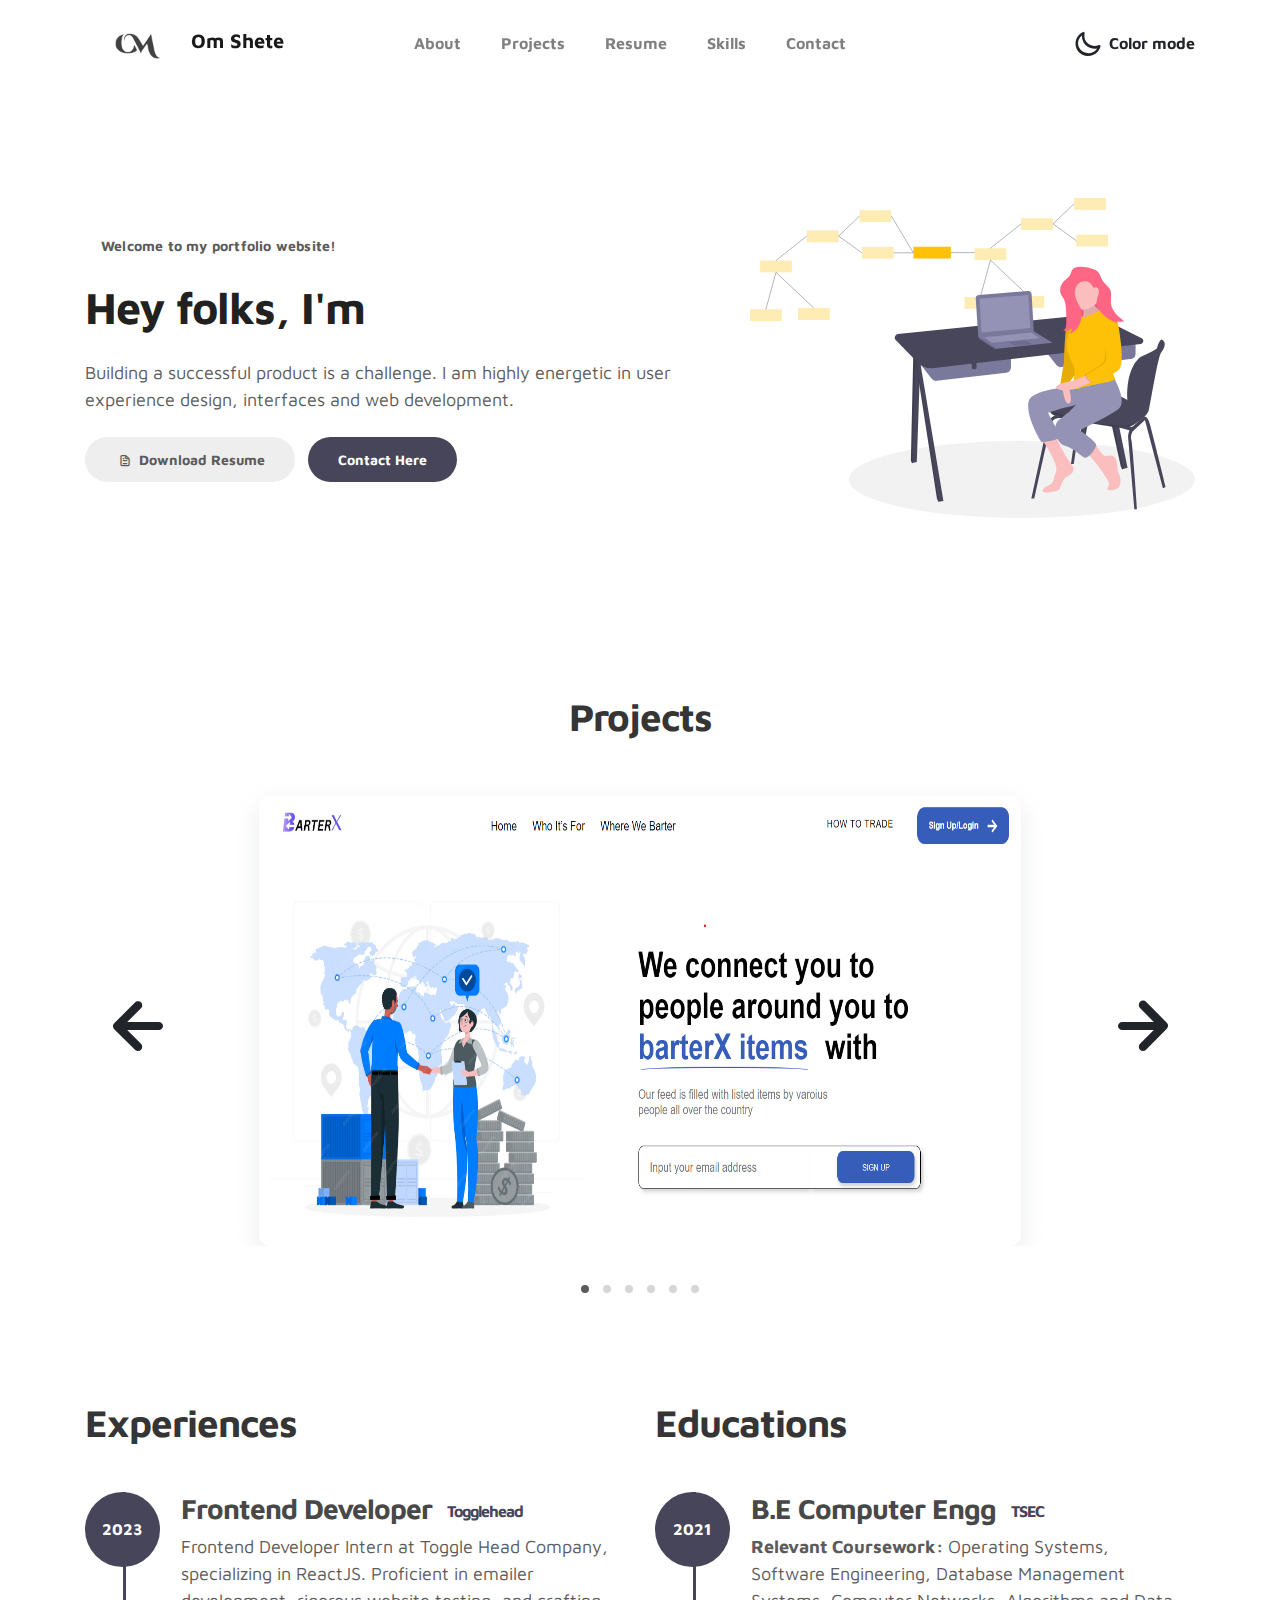
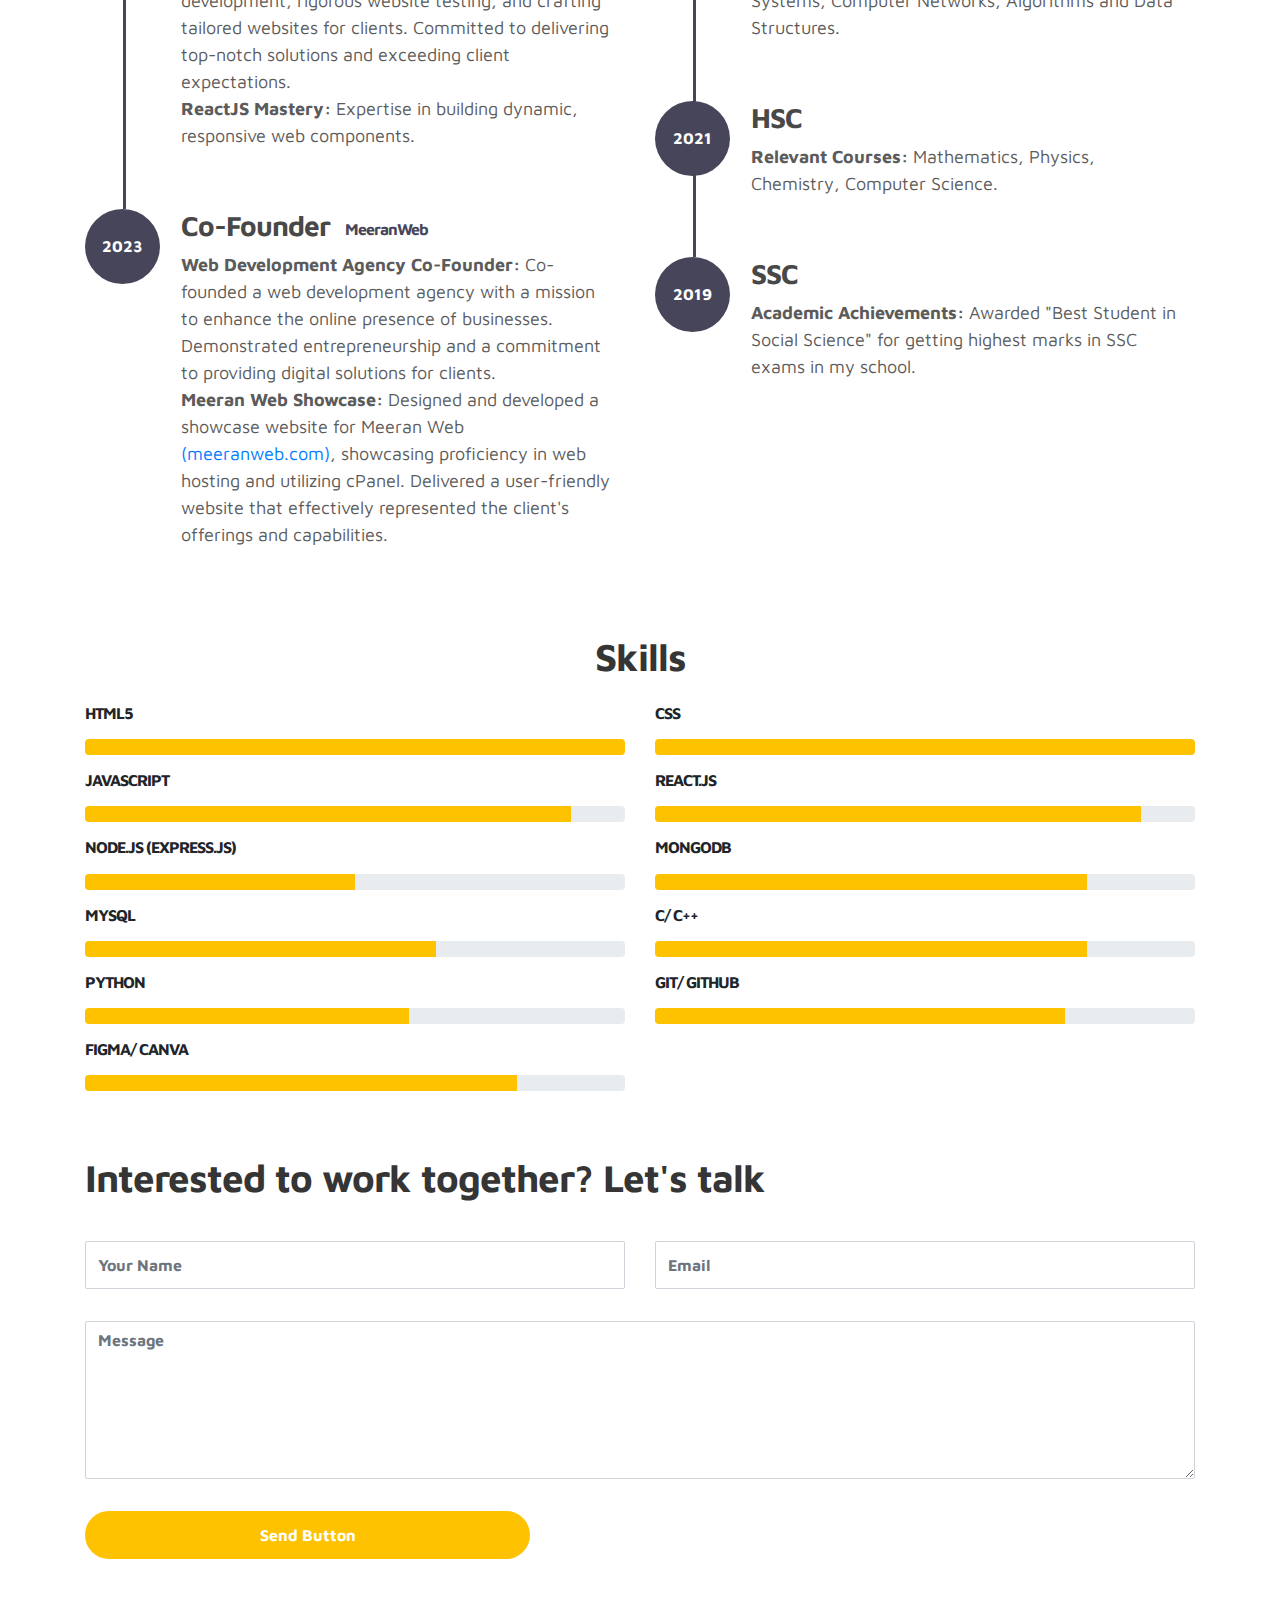
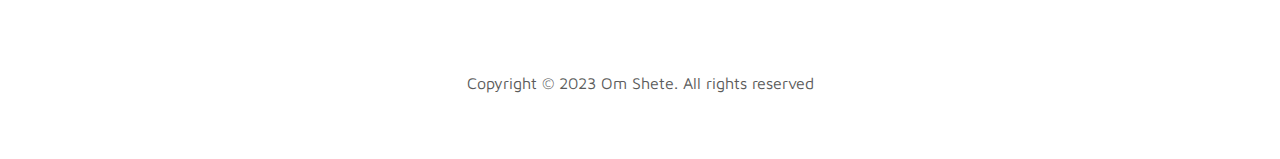
<file: index.html>
<!doctype html>
<html lang="en">

<head>
  <meta charset="utf-8">
  <meta name="viewport" content="width=device-width, initial-scale=1, shrink-to-fit=no">
  <meta name="description" content="">
  <meta name="author" content="">

  <title>Om Shete</title>

  <link rel="stylesheet" href="css/bootstrap.min.css">
  <link rel="stylesheet" href="css/unicons.css">
  <link rel="stylesheet" href="css/owl.carousel.min.css">
  <link rel="stylesheet" href="css/owl.theme.default.min.css">
  <link rel="stylesheet" href="css/tooplate-style.css">
  <link rel="shortcut icon" href="./images/logo.jpg" type="image/x-icon">
</head>

<body>

  <nav class="navbar navbar-expand-sm navbar-light">
    <div class="container">
      <a class="navbar-brand" href="index.html"><img src="./images/logo-removebg-preview.png" alt=""> Om Shete</a>

      <button class="navbar-toggler" type="button" data-toggle="collapse" data-target="#navbarNav"
        aria-controls="navbarNav" aria-expanded="false" aria-label="Toggle navigation">
        <span class="navbar-toggler-icon"></span>
        <span class="navbar-toggler-icon"></span>
        <span class="navbar-toggler-icon"></span>
      </button>

      <div class="collapse navbar-collapse" id="navbarNav">
        <ul class="navbar-nav mx-auto">
          <li class="nav-item">
            <a href="#about" class="nav-link"><span data-hover="About">About</span></a>
          </li>
          <li class="nav-item">
            <a href="#project" class="nav-link"><span data-hover="Projects">Projects</span></a>
          </li>
          <li class="nav-item">
            <a href="#resume" class="nav-link"><span data-hover="Resume">Resume</span></a>
          </li>
          <li class="nav-item">
            <a href="#skills" class="nav-link"><span data-hover="Skills">Skills</span></a>
          </li>
          <li class="nav-item">
            <a href="#contact" class="nav-link"><span data-hover="Contact">Contact</span></a>
          </li>
        </ul>

        <ul class="navbar-nav ml-lg-auto">
          <div class="ml-lg-4">
            <div class="color-mode d-lg-flex justify-content-center align-items-center">
              <i class="color-mode-icon"></i>
              Color mode
            </div>
          </div>
        </ul>
      </div>
    </div>
  </nav>

  <section class="about full-screen d-lg-flex justify-content-center align-items-center" id="about">
    <div class="container">
      <div class="row">

        <div class="col-lg-7 col-md-12 col-12 d-flex align-items-center">
          <div class="about-text">
            <small class="small-text">Welcome to <span class="mobile-block">my portfolio website!</span></small>
            <h1 class="animated animated-text">
              <span class="mr-2">Hey folks, I'm</span>
              <div class="animated-info">
                <span class="animated-item">Om Shete</span>
                <span class="animated-item">Web Designer</span>
                <span class="animated-item">UI Specialist</span>
              </div>
            </h1>

            <p>Building a successful product is a challenge. I am highly energetic in user experience design, interfaces
              and web development.</p>

            <div class="custom-btn-group mt-4">
              <a href="https://drive.google.com/file/d/1IBV4Af2KVDzzsNGCDF8ArkY2dpT-IDIq/view?usp=drive_link"
                class="btn mr-lg-2 custom-btn" target="main"><i class='uil uil-file-alt'></i> Download Resume</a>
              <a href="#contact" class="btn custom-btn custom-btn-bg custom-btn-link">Contact Here</a>
            </div>
          </div>
        </div>

        <div class="col-lg-5 col-md-12 col-12">
          <div class="about-image svg">
            <img src="images/undraw/undraw_software_engineer_lvl5.svg" class="img-fluid" alt="svg image">
          </div>
        </div>

      </div>
    </div>
  </section>

  <section class="project py-5" id="project">
    <div class="container">

      <div class="row">
        <div class="col-lg-11 text-center mx-auto col-12">

          <div class="col-lg-8 mx-auto">
            <h2>Projects</h2>
          </div>

          <div class="owl-carousel owl-theme">
            <div class="item">
              <a href="https://github.com/omshete0550/UrbanGarden" target="main">
                <div class="project-info">
                  <img src="images/project/barterx.png" class="img-fluid" alt="project image">
                </div>
              </a>
            </div>

            <div class="item">
              <a href="https://github.com/omshete0550/UrbanGarden" target="main"></a>
              <div class="project-info">
                <img src="images/project/urbangarden.png" class="img-fluid" alt="project image">
              </div>
              </a>
            </div>

            <div class="item">
              <a href="https://github.com/Hamzawp/Time-Desk" target="main"></a>
              <div class="project-info">
                <img src="images/project/timedesk.png" class="img-fluid" alt="project image">
              </div>
              </a>
            </div>

            <div class="item">
              <a href="https://github.com/omshete0550/CryptoApp" target="main">
                <div class="project-info">
                  <img src="images/project/crypto.png" class="img-fluid" alt="project image">
                </div>
              </a>
            </div>

            <div class="item">
              <a href="https://github.com/omshete0550/Err404-5.0" target="main"></a>
              <div class="project-info">
                <img src="images/project/eppo.jpg" class="img-fluid" alt="project image">
              </div>
              </a>
            </div>

            <div class="item">
              <a href="https://github.com/omshete0550/Chef-Tap" target="main"></a>
              <div class="project-info">
                <img src="images/project/foodrecipe.jpg" class="img-fluid" alt="project image">
              </div>
              </a>
            </div>




          </div>

        </div>
      </div>
    </div>
  </section>

  <section class="resume py-5 d-lg-flex justify-content-center align-items-center" id="resume">
    <div class="container">
      <div class="row">

        <div class="col-lg-6 col-12">
          <h2 class="mb-4">Experiences</h2>

          <div class="timeline">
            <div class="timeline-wrapper">
              <div class="timeline-yr">
                <span>2023</span>
              </div>
              <div class="timeline-info">
                <h3><span>Frontend Developer</span><small>Togglehead</small></h3>
                <p>Frontend Developer Intern at Toggle Head Company, specializing in ReactJS. Proficient in
                  emailer development, rigorous website testing, and crafting tailored
                  websites for clients. Committed to delivering top-notch solutions and exceeding client expectations.
                  <br>
                  <strong>ReactJS Mastery:</strong> Expertise in building dynamic, responsive web components.
                </p>
              </div>
            </div>

            <div class="timeline-wrapper">
              <div class="timeline-yr">
                <span>2023</span>
              </div>
              <div class="timeline-info">
                <h3><span>Co-Founder</span><small>MeeranWeb</small></h3>
                <p><strong>Web Development Agency Co-Founder:</strong> Co-founded a web development agency with a
                  mission to enhance the online presence of businesses. Demonstrated entrepreneurship and a commitment
                  to providing digital solutions for clients.
                  <br>
                  <strong>Meeran Web Showcase:</strong> Designed and developed a showcase website for Meeran Web
                  <a href="http://www.meeranweb.com/" target="main">(meeranweb.com)</a>, showcasing proficiency in web
                  hosting and utilizing
                  cPanel. Delivered a user-friendly website that effectively represented the client's offerings and
                  capabilities.
                </p>
              </div>
            </div>
          </div>
        </div>

        <div class="col-lg-6 col-12">
          <h2 class="mb-4 mobile-mt-2">Educations</h2>

          <div class="timeline">
            <div class="timeline-wrapper">
              <div class="timeline-yr">
                <span>2021</span>
              </div>
              <div class="timeline-info">
                <h3><span>B.E Computer Engg</span><small>TSEC</small></h3>
                <p>
                  <strong>Relevant Coursework:</strong> Operating Systems, Software Engineering, Database Management
                  Systems, Computer Networks, Algorithms and Data Structures.
                </p>
              </div>
            </div>

            <div class="timeline-wrapper">
              <div class="timeline-yr">
                <span>2021</span>
              </div>
              <div class="timeline-info">
                <h3><span>HSC</span><small></small></h3>
                <p>
                  <strong>Relevant Courses:</strong> Mathematics, Physics, Chemistry, Computer Science.
                </p>
              </div>
            </div>

            <div class="timeline-wrapper">
              <div class="timeline-yr">
                <span>2019</span>
              </div>
              <div class="timeline-info">
                <h3><span>SSC</span><small></small></h3>
                <p>
                  <strong>Academic Achievements:</strong> Awarded "Best Student in Social Science" for getting highest
                  marks in SSC exams in my school.
                </p>
              </div>
            </div>

          </div>
        </div>

      </div>
    </div>
  </section>

  <section id="skills" class="section">
    <div class="container text-center">
      <h2 class="mb-4">Skills</h2>

      <div class="row text-left">

        <div class="col-sm-6 pb-3">
          <h6 class="mb-3">HTML5</h6>
          <div class="progress">
            <div class="progress-bar " role="progressbar" style="width: 100%; background-color: #ffc200;"
              aria-valuenow="25" aria-valuemin="0" aria-valuemax="100"></div>
          </div>
        </div>
        <div class="col-sm-6 pb-3">
          <h6 class="mb-3">CSS</h6>
          <div class="progress">
            <div class="progress-bar " role="progressbar" style="width: 100%; background-color: #ffc200;"
              aria-valuenow="25" aria-valuemin="0" aria-valuemax="100"></div>
          </div>
        </div>
        <div class="col-sm-6 pb-3">
          <h6 class="mb-3">JAVASCRIPT</h6>
          <div class="progress">
            <div class="progress-bar " role="progressbar" style="width: 90%; background-color: #ffc200;"
              aria-valuenow="25" aria-valuemin="0" aria-valuemax="100"></div>
          </div>
        </div>
        <div class="col-sm-6 pb-3">
          <h6 class="mb-3">REACT.JS</h6>
          <div class="progress">
            <div class="progress-bar " role="progressbar" style="width: 90%; background-color: #ffc200;"
              aria-valuenow="25" aria-valuemin="0" aria-valuemax="100"></div>
          </div>
        </div>
        <div class="col-sm-6 pb-3">
          <h6 class="mb-3">NODE.JS (EXPRESS.JS)</h6>
          <div class="progress">
            <div class="progress-bar " role="progressbar" style="width: 50%; background-color: #ffc200;"
              aria-valuenow="25" aria-valuemin="0" aria-valuemax="100"></div>
          </div>
        </div>
        <div class="col-sm-6 pb-3">
          <h6 class="mb-3">MONGODB</h6>
          <div class="progress">
            <div class="progress-bar " role="progressbar" style="width: 80%; background-color: #ffc200;"
              aria-valuenow="25" aria-valuemin="0" aria-valuemax="100"></div>
          </div>
        </div>
        <div class="col-sm-6 pb-3">
          <h6 class="mb-3">MYSQL</h6>
          <div class="progress">
            <div class="progress-bar " role="progressbar" style="width: 65%; background-color: #ffc200;"
              aria-valuenow="25" aria-valuemin="0" aria-valuemax="100"></div>
          </div>
        </div>
        <div class="col-sm-6 pb-3">
          <h6 class="mb-3">C/ C++</h6>
          <div class="progress">
            <div class="progress-bar " role="progressbar" style="width: 80%; background-color: #ffc200;"
              aria-valuenow="25" aria-valuemin="0" aria-valuemax="100"></div>
          </div>
        </div>
        <div class="col-sm-6 pb-3">
          <h6 class="mb-3">PYTHON</h6>
          <div class="progress">
            <div class="progress-bar " role="progressbar" style="width: 60%; background-color: #ffc200;"
              aria-valuenow="25" aria-valuemin="0" aria-valuemax="100"></div>
          </div>
        </div>
        <div class="col-sm-6 pb-3">
          <h6 class="mb-3">GIT/ GITHUB</h6>
          <div class="progress">
            <div class="progress-bar " role="progressbar" style="width: 76%; background-color: #ffc200;"
              aria-valuenow="25" aria-valuemin="0" aria-valuemax="100"></div>
          </div>
        </div>
        <div class="col-sm-6 pb-3">
          <h6 class="mb-3">FIGMA/ CANVA</h6>
          <div class="progress">
            <div class="progress-bar " role="progressbar" style="width: 80%; background-color: #ffc200;"
              aria-valuenow="25" aria-valuemin="0" aria-valuemax="100"></div>
          </div>
        </div>
      </div>
    </div>
  </section>

  <section class="contact py-5" id="contact">
    <div class="container">
      <div class="row">

        <!-- <div class="col-lg-5 mr-lg-5 col-12">
          <div class="google-map w-100">
            <iframe
              src="https://www.google.com/maps/embed?pb=!1m18!1m12!1m3!1d120562.31417578866!2d72.91905850083215!3d19.21387353586798!2m3!1f0!2f0!3f0!3m2!1i1024!2i768!4f13.1!3m3!1m2!1s0x3be7b8fcfe76fd59%3A0xcf367d85f7c50283!2sThane%2C%20Maharashtra!5e0!3m2!1sen!2sin!4v1696254151150!5m2!1sen!2sin"
              width="400" height="300" style="border:0;" allowfullscreen="" loading="lazy"
              referrerpolicy="no-referrer-when-downgrade"></iframe>
          </div>

          <div class="contact-info d-flex justify-content-between align-items-center py-4 px-lg-5">
            <div class="contact-info-item">
              <h3 class="mb-3 text-white">Say hello</h3>
              <p class="footer-text mb-0">010 020 0960</p>
              <p><a href="mailto:hello@company.co">hello@company.co</a></p>
            </div>

            <ul class="social-links">
              <li><a href="#" class="uil uil-dribbble" data-toggle="tooltip" data-placement="left" title="Dribbble"></a>
              </li>
              <li><a href="#" class="uil uil-instagram" data-toggle="tooltip" data-placement="left"
                  title="Instagram"></a></li>
              <li><a href="#" class="uil uil-youtube" data-toggle="tooltip" data-placement="left" title="Youtube"></a>
              </li>
            </ul>
          </div>
        </div> -->

        <div class="col-lg-12 col-12">
          <div class="contact-form">
            <h2 class="mb-4">Interested to work together? Let's talk</h2>

            <form action="" method="get">
              <div class="row">
                <div class="col-lg-6 col-12">
                  <input type="text" class="form-control" name="name" placeholder="Your Name" id="name">
                </div>

                <div class="col-lg-6 col-12">
                  <input type="email" class="form-control" name="email" placeholder="Email" id="email">
                </div>

                <div class="col-12">
                  <textarea name="message" rows="6" class="form-control" id="message" placeholder="Message"></textarea>
                </div>

                <div class="col-lg-5 col-12">
                  <input type="submit" class="form-control submit-btn" value="Send Button">
                </div>
              </div>
            </form>
          </div>
        </div>

      </div>
    </div>
  </section>

  <footer class="footer py-5">
    <div class="container">
      <div class="row">

        <div class="col-lg-12 col-12">
          <p class="copyright-text text-center">Copyright &copy; 2023 Om Shete. All rights reserved</p>
        </div>

      </div>
    </div>
  </footer>

  <script src="js/jquery-3.3.1.min.js"></script>
  <script src="js/popper.min.js"></script>
  <script src="js/bootstrap.min.js"></script>
  <script src="js/Headroom.js"></script>
  <script src="js/jQuery.headroom.js"></script>
  <script src="js/owl.carousel.min.js"></script>
  <script src="js/smoothscroll.js"></script>
  <script src="js/custom.js"></script>

</body>

</html>
</file>
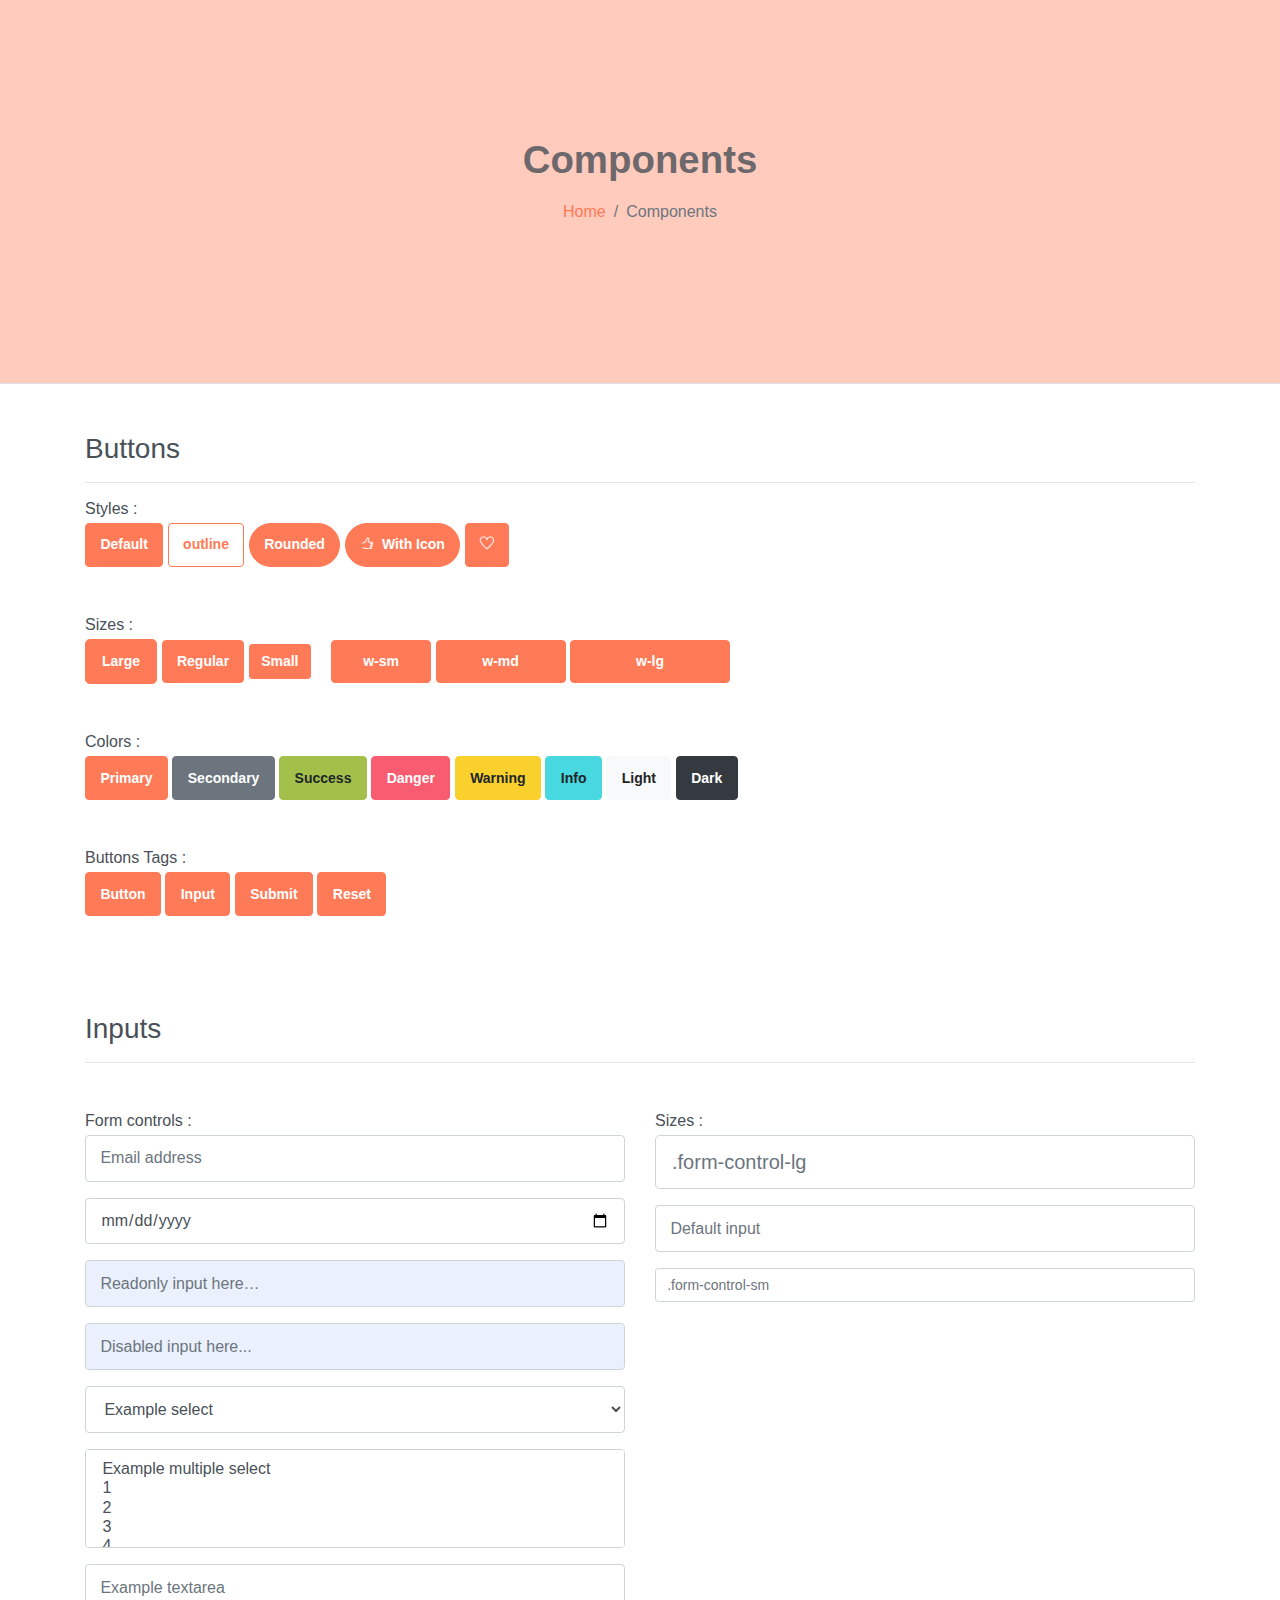
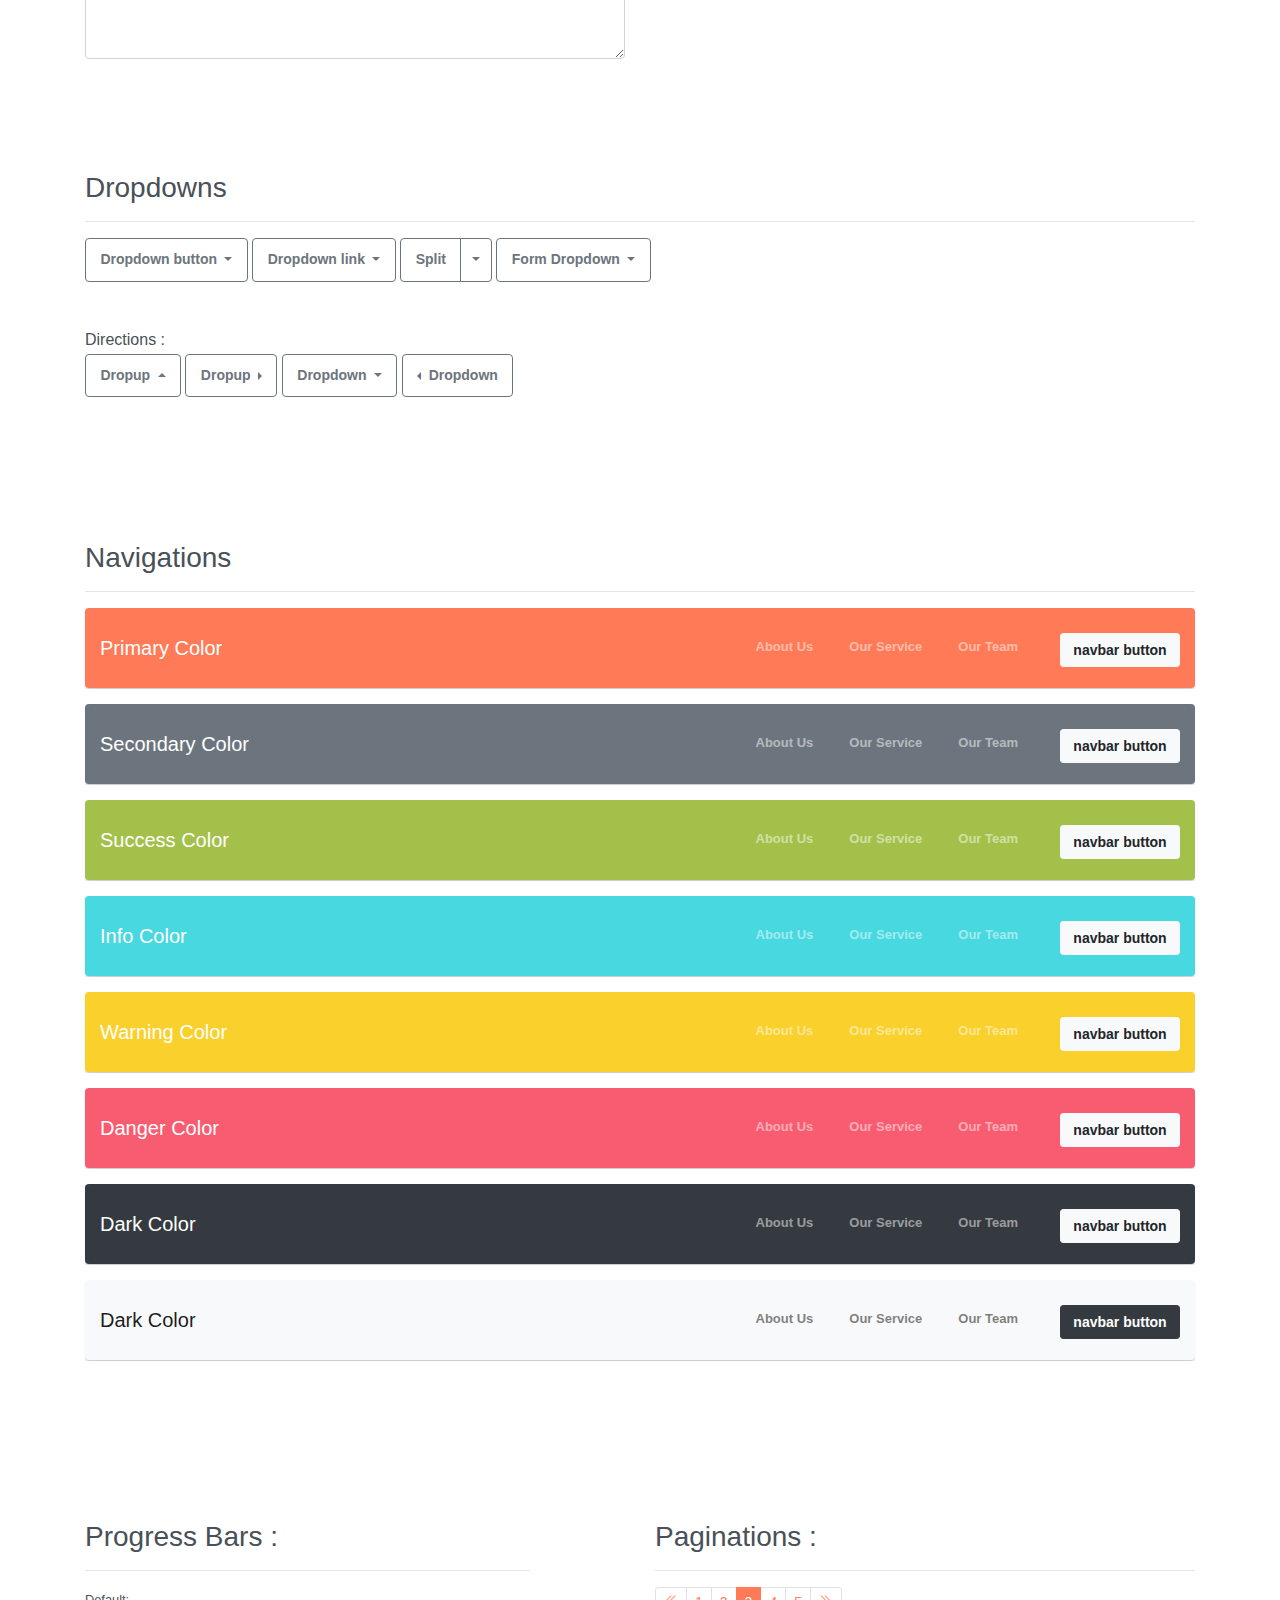
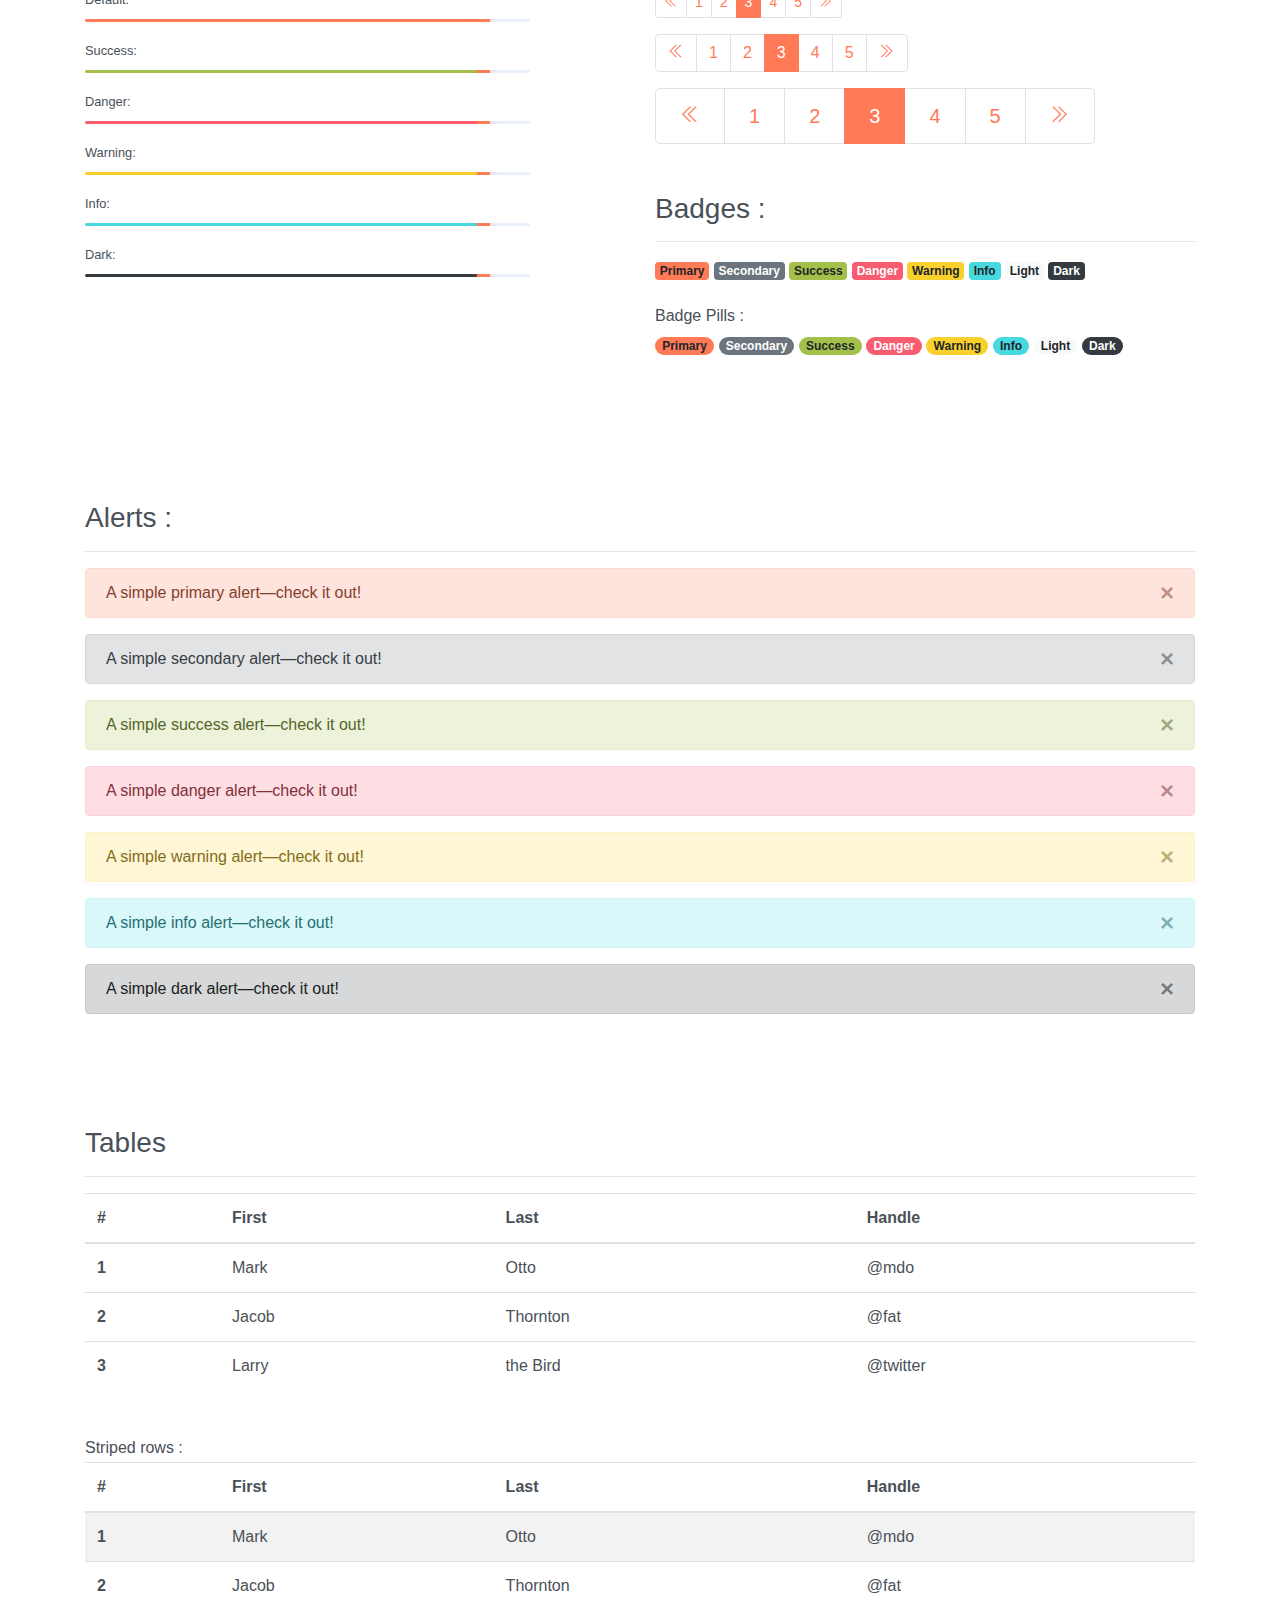
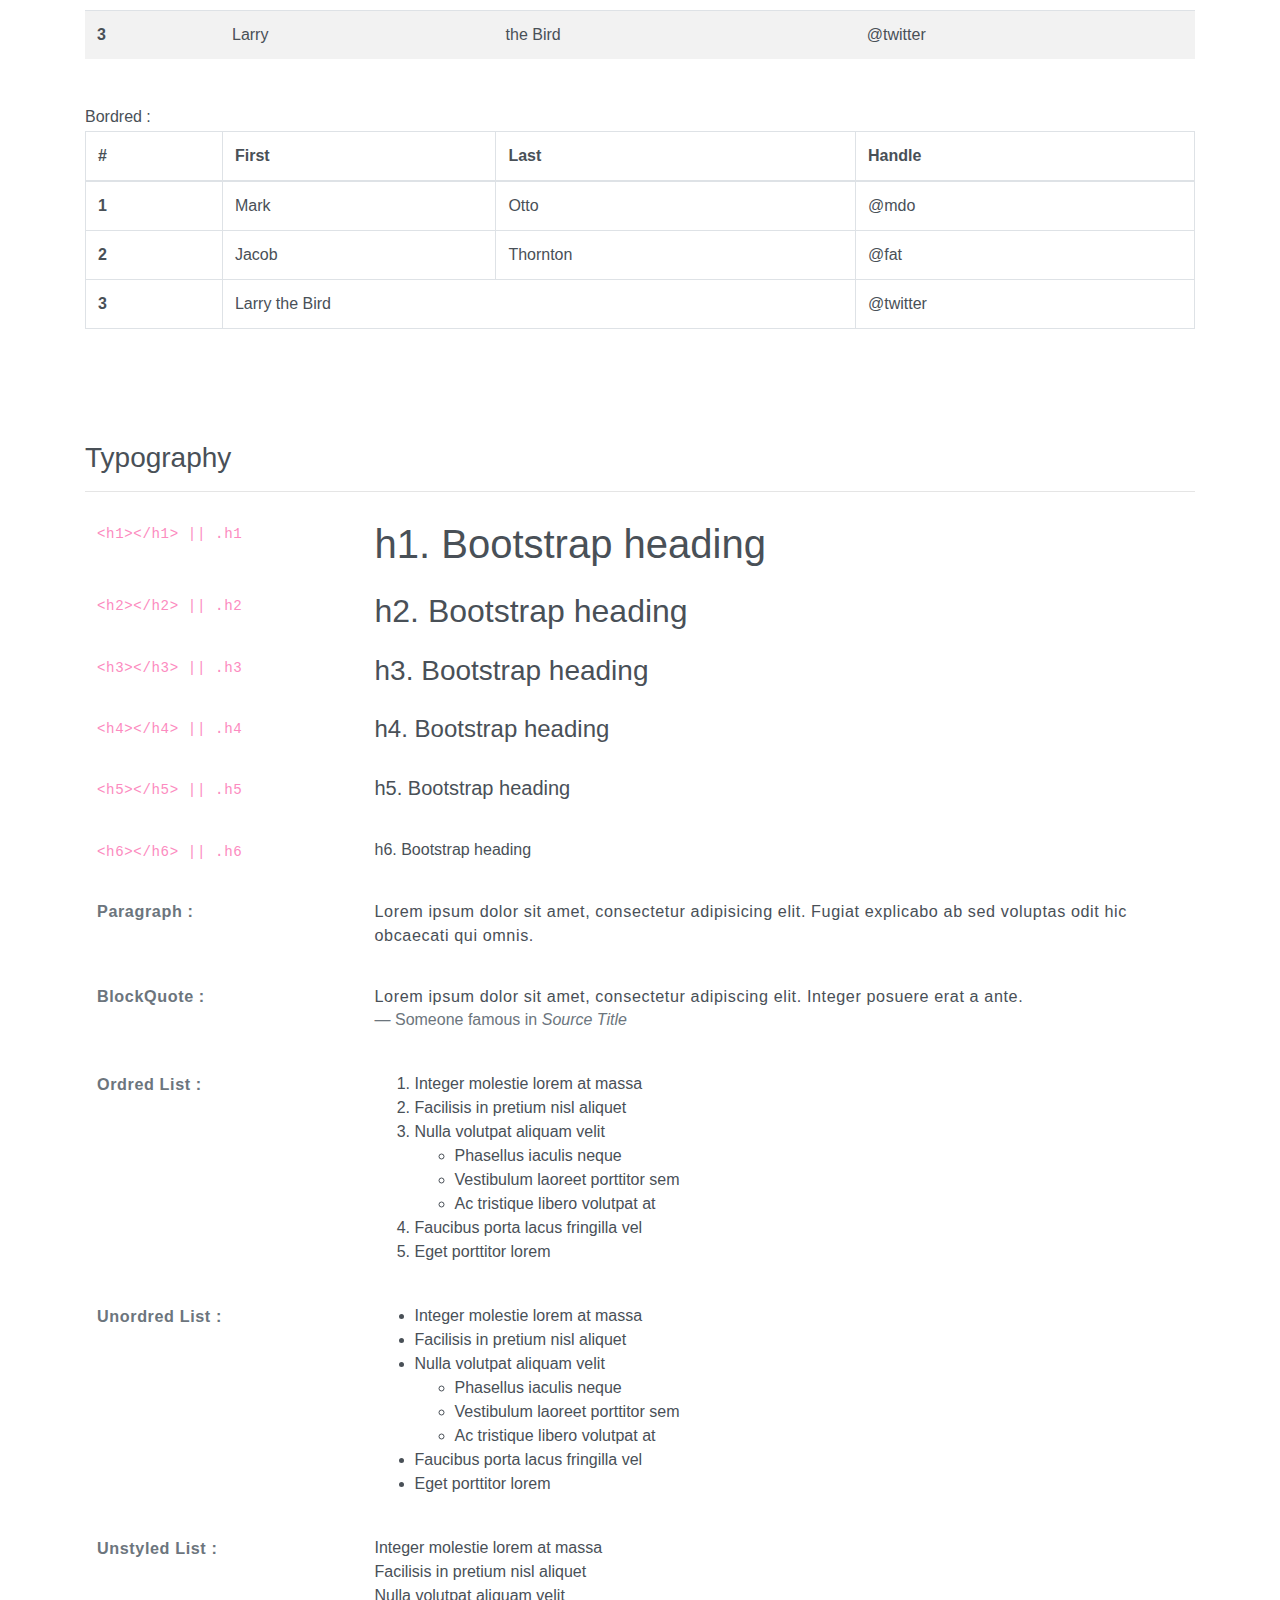
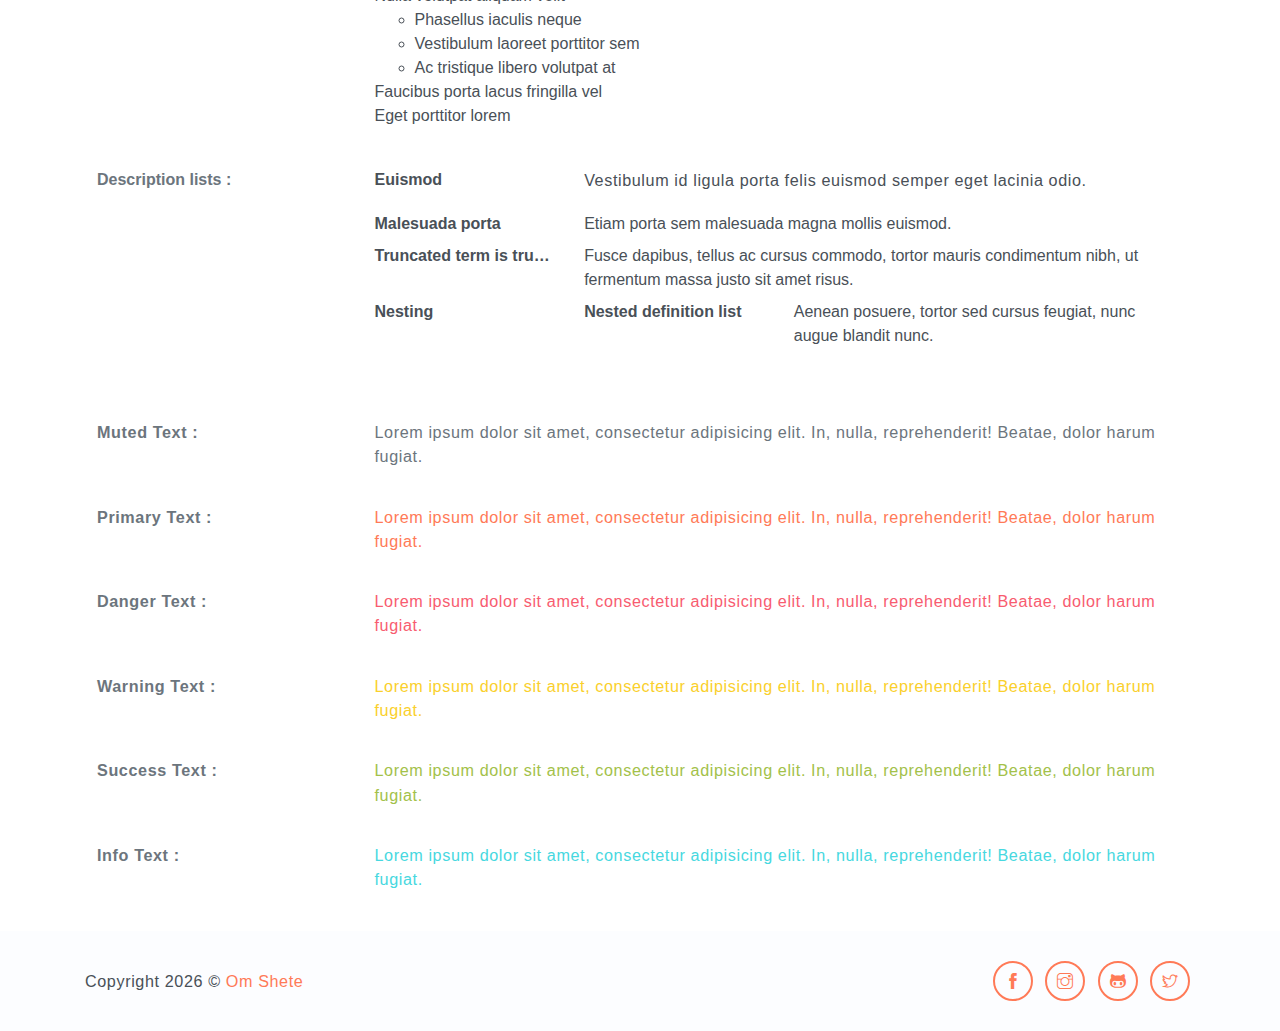
<file: public_html/components.html>
<!DOCTYPE html>
<html lang="en">

<head>
   <meta charset="utf-8">
   <meta name="viewport" content="width=device-width, initial-scale=1, shrink-to-fit=no">
   <meta name="description" content="Start your development with Steller landing page.">
   <meta name="author" content="Devcrud">
   <title>Components</title>
   <!-- font icons -->
   <link rel="stylesheet" href="assets/vendors/themify-icons/css/themify-icons.css">
   <!-- Bootstrap + Steller  -->
   <link rel="stylesheet" href="assets/css/steller.css">
</head>

<body>

   <!-- Page Header -->
   <header class="header header-mini">
      <div class="header-title">Components</div>
      <nav aria-label="breadcrumb">
         <ol class="breadcrumb">
            <li class="breadcrumb-item"><a href="/">Home</a></li>
            <li class="breadcrumb-item active" aria-current="page">Components</li>
         </ol>
      </nav>
   </header> <!-- End Of Page Header -->

   <!-- main content -->
   <div class="container">

      <!-- Buttons -->
      <h3 class="mt-5">Buttons</h3>
      <hr>
      <h6 class="section-secondary-title">Styles :</h6>
      <button class="btn btn-primary">Default</button>
      <button class="btn btn-outline-primary">outline</button>
      <button class="btn btn-primary rounded">Rounded</button>
      <button class="btn btn-primary rounded"><i class="ti-thumb-up pr-1"></i> With Icon</button>
      <button class="btn btn-primary circle"><i class="ti-heart"></i></button>

      <h6 class="section-secondary-title mt-5">Sizes :</h6>
      <button class="btn btn-primary btn-lg">Large</button>
      <button class="btn btn-primary ">Regular</button>
      <button class="btn btn-primary btn-sm">Small</button>
      <button class="btn btn-primary w-sm ml-3">w-sm</button>
      <button class="btn btn-primary w-md">w-md</button>
      <button class="btn btn-primary w-lg">w-lg</button>

      <h6 class="section-secondary-title mt-5">Colors :</h6>
      <button type="button" class="btn btn-primary">Primary</button>
      <button type="button" class="btn btn-secondary">Secondary</button>
      <button type="button" class="btn btn-success">Success</button>
      <button type="button" class="btn btn-danger">Danger</button>
      <button type="button" class="btn btn-warning">Warning</button>
      <button type="button" class="btn btn-info">Info</button>
      <button type="button" class="btn btn-light">Light</button>
      <button type="button" class="btn btn-dark">Dark</button>

      <h6 class="section-secondary-title mt-5">Buttons Tags :</h6>
      <button class="btn btn-primary" type="submit">Button</button>
      <input class="btn btn-primary" type="button" value="Input">
      <input class="btn btn-primary" type="submit" value="Submit">
      <input class="btn btn-primary" type="reset" value="Reset">

      <!-- devider -->
      <div class="py-5"></div>

      <!-- Inputs -->
      <h3>Inputs</h3>
      <hr>
      <div class="row mt-5">
         <div class="col-md-6">
            <h6 class="section-secondary-title">Form controls :</h6>
            <div class="form-group">
               <input type="email" class="form-control" id="exampleFormControlInput1" placeholder="Email address">
            </div>
            <div class="form-group">
               <input type="date" class="form-control" id="exampleFormControlInput1" placeholder="Date">
            </div>
            <div class="form-group">
               <input class="form-control" type="text" placeholder="Readonly input here…" readonly>
            </div>
            <div class="form-group">
               <input class="form-control" id="disabledInput" type="text" placeholder="Disabled input here..." disabled>
            </div>
            <div class="form-group">
               <select class="form-control" id="exampleFormControlSelect1">
                  <option>Example select</option>
                  <option>1</option>
                  <option>2</option>
                  <option>3</option>
                  <option>4</option>
                  <option>5</option>
               </select>
            </div>
            <div class="form-group">
               <select multiple class="form-control" id="exampleFormControlSelect2">
                  <option>Example multiple select</option>
                  <option>1</option>
                  <option>2</option>
                  <option>3</option>
                  <option>4</option>
                  <option>5</option>
               </select>
            </div>
            <div class="form-group">
               <textarea class="form-control" id="exampleFormControlTextarea1" rows="3"
                  placeholder="Example textarea"></textarea>
            </div>
         </div>
         <div class="col-md-6">
            <h6 class="section-secondary-title">Sizes :</h6>
            <div class="form-group">
               <input class="form-control form-control-lg" type="text" placeholder=".form-control-lg">
            </div>
            <div class="form-group">
               <input class="form-control" type="text" placeholder="Default input">
            </div>
            <div class="form-group">
               <input class="form-control form-control-sm" type="text" placeholder=".form-control-sm">
            </div>
         </div>
      </div> <!-- end of inputs -->

      <!-- devider -->
      <div class="py-5"></div>

      <!-- Dropdowns -->
      <h3 class="components-section-title font-weight-normal">Dropdowns</h3>
      <hr>
      <div class="dropdown d-inline-block">
         <button class="btn btn-outline-secondary dropdown-toggle" type="button" id="dropdownMenuButton"
            data-toggle="dropdown" aria-haspopup="true" aria-expanded="false">
            Dropdown button
         </button>
         <div class="dropdown-menu" aria-labelledby="dropdownMenuButton">
            <a class="dropdown-item" href="#">Action</a>
            <a class="dropdown-item" href="#">Another action</a>
            <a class="dropdown-item" href="#">Something else here</a>
         </div>
      </div>
      <div class="dropdown d-inline-block">
         <a class="btn btn-outline-secondary dropdown-toggle" href="#" role="button" id="dropdownMenuLink"
            data-toggle="dropdown" aria-haspopup="true" aria-expanded="false">
            Dropdown link
         </a>
         <div class="dropdown-menu" aria-labelledby="dropdownMenuLink">
            <a class="dropdown-item" href="#">Action</a>
            <a class="dropdown-item" href="#">Another action</a>
            <a class="dropdown-item" href="#">Something else here</a>
         </div>
      </div>
      <div class="btn-group">
         <button type="button" class="btn btn-outline-secondary">Split</button>
         <button type="button" class="btn btn-outline-secondary dropdown-toggle dropdown-toggle-split"
            data-toggle="dropdown" aria-haspopup="true" aria-expanded="false">
            <span class="sr-only">Toggle Dropdown</span>
         </button>
         <div class="dropdown-menu">
            <a class="dropdown-item" href="#">Action</a>
            <a class="dropdown-item" href="#">Another action</a>
            <a class="dropdown-item" href="#">Something else here</a>
            <div class="dropdown-divider"></div>
            <a class="dropdown-item" href="#">Separated link</a>
         </div>
      </div>
      <div class="btn-group">
         <button class="btn btn-outline-secondary dropdown-toggle" type="button" id="dropdownMenuButton"
            data-toggle="dropdown" aria-haspopup="true" aria-expanded="false">
            Form Dropdown
         </button>
         <div class="dropdown-menu form">
            <form class="px-4 py-3">
               <div class="form-group">
                  <input type="email" class="form-control" id="exampleDropdownFormEmail1"
                     placeholder="email@example.com">
               </div>
               <div class="form-group">
                  <input type="password" class="form-control" id="exampleDropdownFormPassword1" placeholder="Password">
               </div>
               <div class="form-check mb-3">
                  <input type="checkbox" class="form-check-input" id="dropdownCheck">
                  <label class="form-check-label" for="dropdownCheck">
                     Remember me
                  </label>
               </div>
               <button type="submit" class="btn btn-primary btn-block">Sign in</button>
            </form>
            <div class="dropdown-divider"></div>
            <a class="dropdown-item" href="#"><small>New around here? Sign up</small></a>
            <a class="dropdown-item" href="#"><small>Forgot password?</small></a>
         </div>
      </div>
      <h6 class="section-secondary-title mt-5">Directions :</h6>
      <div class="btn-group dropup">
         <button type="button" class="btn btn-outline-secondary dropdown-toggle" data-toggle="dropdown"
            aria-haspopup="true" aria-expanded="false">
            Dropup
         </button>
         <div class="dropdown-menu">
            <a class="dropdown-item" href="#">Action</a>
            <a class="dropdown-item" href="#">Another action</a>
            <a class="dropdown-item" href="#">Something else here</a>
            <div class="dropdown-divider"></div>
            <a class="dropdown-item" href="#">Separated link</a>
         </div>
      </div>
      <div class="btn-group dropright">
         <button type="button" class="btn btn-outline-secondary dropdown-toggle" data-toggle="dropdown"
            aria-haspopup="true" aria-expanded="false">
            Dropup
         </button>
         <div class="dropdown-menu">
            <a class="dropdown-item" href="#">Action</a>
            <a class="dropdown-item" href="#">Another action</a>
            <a class="dropdown-item" href="#">Something else here</a>
            <div class="dropdown-divider"></div>
            <a class="dropdown-item" href="#">Separated link</a>
         </div>
      </div>
      <div class="btn-group">
         <button type="button" class="btn btn-outline-secondary dropdown-toggle" data-toggle="dropdown"
            aria-haspopup="true" aria-expanded="false">
            Dropdown
         </button>
         <div class="dropdown-menu">
            <a class="dropdown-item" href="#">Action</a>
            <a class="dropdown-item" href="#">Another action</a>
            <a class="dropdown-item" href="#">Something else here</a>
            <div class="dropdown-divider"></div>
            <a class="dropdown-item" href="#">Separated link</a>
         </div>
      </div>
      <div class="btn-group dropleft">
         <button type="button" class="btn btn-outline-secondary dropdown-toggle" data-toggle="dropdown"
            aria-haspopup="true" aria-expanded="false">
            Dropdown
         </button>
         <div class="dropdown-menu">
            <a class="dropdown-item" href="#">Action</a>
            <a class="dropdown-item" href="#">Another action</a>
            <a class="dropdown-item" href="#">Something else here</a>
            <div class="dropdown-divider"></div>
            <a class="dropdown-item" href="#">Separated link</a>
         </div>
      </div> <!-- end of Dropdowns -->

      <!-- devider -->
      <div class="py-5"></div>

      <!-- navbars -->
      <h3 class="components-section-title font-weight-normal mt-5">Navigations</h3>
      <hr>
      <nav class="navbar navbar-expand-sm navbar-dark bg-primary rounded shadow mb-3">
         <div class="container">
            <a class="navbar-brand" href="#">Primary Color</a>
            <button class="navbar-toggler ml-auto" type="button" data-toggle="collapse"
               data-target="#navbarSupportedContent" aria-controls="navbarSupportedContent" aria-expanded="false"
               aria-label="Toggle navigation">
               <span class="navbar-toggler-icon"></span>
            </button>
            <div class="collapse navbar-collapse" id="navbarSupportedContent">
               <ul class="navbar-nav ml-auto">
                  <li class="nav-item">
                     <a class="nav-link" href="#about">About Us</a>
                  </li>
                  <li class="nav-item">
                     <a class="nav-link" href="#service">Our Service</a>
                  </li>
                  <li class="nav-item">
                     <a class="nav-link" href="#team">Our Team</a>
                  </li>
                  <li class="nav-item">
                     <a href="#book-table" class="ml-4 mt-1 btn btn-light btn-sm">navbar button</a>
                  </li>
               </ul>
            </div>
         </div>
      </nav>
      <nav class="navbar navbar-expand-sm navbar-dark bg-secondary rounded shadow mb-3">
         <div class="container">
            <a class="navbar-brand" href="#">Secondary Color</a>
            <button class="navbar-toggler ml-auto" type="button" data-toggle="collapse"
               data-target="#navbarSupportedContent" aria-controls="navbarSupportedContent" aria-expanded="false"
               aria-label="Toggle navigation">
               <span class="navbar-toggler-icon"></span>
            </button>
            <div class="collapse navbar-collapse" id="navbarSupportedContent">
               <ul class="navbar-nav ml-auto">
                  <li class="nav-item">
                     <a class="nav-link" href="#about">About Us</a>
                  </li>
                  <li class="nav-item">
                     <a class="nav-link" href="#service">Our Service</a>
                  </li>
                  <li class="nav-item">
                     <a class="nav-link" href="#team">Our Team</a>
                  </li>
                  <li class="nav-item">
                     <a href="#book-table" class="ml-4 mt-1 btn btn-light btn-sm">navbar button</a>
                  </li>
               </ul>
            </div>
         </div>
      </nav>
      <nav class="navbar navbar-expand-sm navbar-dark bg-success rounded shadow mb-3">
         <div class="container">
            <a class="navbar-brand" href="#">Success Color</a>
            <button class="navbar-toggler ml-auto" type="button" data-toggle="collapse"
               data-target="#navbarSupportedContent" aria-controls="navbarSupportedContent" aria-expanded="false"
               aria-label="Toggle navigation">
               <span class="navbar-toggler-icon"></span>
            </button>
            <div class="collapse navbar-collapse" id="navbarSupportedContent">
               <ul class="navbar-nav ml-auto">
                  <li class="nav-item">
                     <a class="nav-link" href="#about">About Us</a>
                  </li>
                  <li class="nav-item">
                     <a class="nav-link" href="#service">Our Service</a>
                  </li>
                  <li class="nav-item">
                     <a class="nav-link" href="#team">Our Team</a>
                  </li>
                  <li class="nav-item">
                     <a href="#book-table" class="ml-4 mt-1 btn btn-light btn-sm">navbar button</a>
                  </li>
               </ul>
            </div>
         </div>
      </nav>
      <nav class="navbar navbar-expand-sm navbar-dark bg-info rounded shadow mb-3">
         <div class="container">
            <a class="navbar-brand" href="#">Info Color</a>
            <button class="navbar-toggler ml-auto" type="button" data-toggle="collapse"
               data-target="#navbarSupportedContent" aria-controls="navbarSupportedContent" aria-expanded="false"
               aria-label="Toggle navigation">
               <span class="navbar-toggler-icon"></span>
            </button>
            <div class="collapse navbar-collapse" id="navbarSupportedContent">
               <ul class="navbar-nav ml-auto">
                  <li class="nav-item">
                     <a class="nav-link" href="#about">About Us</a>
                  </li>
                  <li class="nav-item">
                     <a class="nav-link" href="#service">Our Service</a>
                  </li>
                  <li class="nav-item">
                     <a class="nav-link" href="#team">Our Team</a>
                  </li>
                  <li class="nav-item">
                     <a href="#book-table" class="ml-4 mt-1 btn btn-light btn-sm">navbar button</a>
                  </li>
               </ul>
            </div>
         </div>
      </nav>
      <nav class="navbar navbar-expand-sm navbar-dark bg-warning rounded shadow mb-3">
         <div class="container">
            <a class="navbar-brand" href="#">Warning Color</a>
            <button class="navbar-toggler ml-auto" type="button" data-toggle="collapse"
               data-target="#navbarSupportedContent" aria-controls="navbarSupportedContent" aria-expanded="false"
               aria-label="Toggle navigation">
               <span class="navbar-toggler-icon"></span>
            </button>
            <div class="collapse navbar-collapse" id="navbarSupportedContent">
               <ul class="navbar-nav ml-auto">
                  <li class="nav-item">
                     <a class="nav-link" href="#about">About Us</a>
                  </li>
                  <li class="nav-item">
                     <a class="nav-link" href="#service">Our Service</a>
                  </li>
                  <li class="nav-item">
                     <a class="nav-link" href="#team">Our Team</a>
                  </li>
                  <li class="nav-item">
                     <a href="#book-table" class="ml-4 mt-1 btn btn-light btn-sm">navbar button</a>
                  </li>
               </ul>
            </div>
         </div>
      </nav>
      <nav class="navbar navbar-expand-sm navbar-dark bg-danger rounded shadow mb-3">
         <div class="container">
            <a class="navbar-brand" href="#">Danger Color</a>
            <button class="navbar-toggler ml-auto" type="button" data-toggle="collapse"
               data-target="#navbarSupportedContent" aria-controls="navbarSupportedContent" aria-expanded="false"
               aria-label="Toggle navigation">
               <span class="navbar-toggler-icon"></span>
            </button>
            <div class="collapse navbar-collapse" id="navbarSupportedContent">
               <ul class="navbar-nav ml-auto">
                  <li class="nav-item">
                     <a class="nav-link" href="#about">About Us</a>
                  </li>
                  <li class="nav-item">
                     <a class="nav-link" href="#service">Our Service</a>
                  </li>
                  <li class="nav-item">
                     <a class="nav-link" href="#team">Our Team</a>
                  </li>
                  <li class="nav-item">
                     <a href="#book-table" class="ml-4 mt-1 btn btn-light btn-sm">navbar button</a>
                  </li>
               </ul>
            </div>
         </div>
      </nav>
      <nav class="navbar navbar-expand-sm navbar-dark bg-dark rounded shadow mb-3">
         <div class="container">
            <a class="navbar-brand" href="#">Dark Color</a>
            <button class="navbar-toggler ml-auto" type="button" data-toggle="collapse"
               data-target="#navbarSupportedContent" aria-controls="navbarSupportedContent" aria-expanded="false"
               aria-label="Toggle navigation">
               <span class="navbar-toggler-icon"></span>
            </button>
            <div class="collapse navbar-collapse" id="navbarSupportedContent">
               <ul class="navbar-nav ml-auto">
                  <li class="nav-item">
                     <a class="nav-link" href="#about">About Us</a>
                  </li>
                  <li class="nav-item">
                     <a class="nav-link" href="#service">Our Service</a>
                  </li>
                  <li class="nav-item">
                     <a class="nav-link" href="#team">Our Team</a>
                  </li>
                  <li class="nav-item">
                     <a href="#book-table" class="ml-4 mt-1 btn btn-light btn-sm">navbar button</a>
                  </li>
               </ul>
            </div>
         </div>
      </nav>
      <nav class="navbar navbar-expand-sm navbar-light bg-light rounded shadow mb-3">
         <div class="container">
            <a class="navbar-brand" href="#">Dark Color</a>
            <button class="navbar-toggler ml-auto" type="button" data-toggle="collapse"
               data-target="#navbarSupportedContent" aria-controls="navbarSupportedContent" aria-expanded="false"
               aria-label="Toggle navigation">
               <span class="navbar-toggler-icon"></span>
            </button>
            <div class="collapse navbar-collapse" id="navbarSupportedContent">
               <ul class="navbar-nav ml-auto">
                  <li class="nav-item">
                     <a class="nav-link" href="#about">About Us</a>
                  </li>
                  <li class="nav-item">
                     <a class="nav-link" href="#service">Our Service</a>
                  </li>
                  <li class="nav-item">
                     <a class="nav-link" href="#team">Our Team</a>
                  </li>
                  <li class="nav-item">
                     <a href="#book-table" class="ml-4 mt-1 btn btn-dark btn-sm">navbar button</a>
                  </li>
               </ul>
            </div>
         </div>
      </nav>
      <!-- End of navbars -->

      <!-- devider -->
      <div class="py-5"></div>

      <!-- progress bars -->
      <div class="row justify-content-between">
         <div class="col-md-5">
            <h3 class="components-section-title font-weight-normal mt-5">Progress Bars :</h3>
            <hr>
            <small>Default: </small>
            <div class="progress mt-2 mb-3">
               <div class="progress-bar" role="progressbar" style="width: 90%" aria-valuenow="25" aria-valuemin="0"
                  aria-valuemax="100"><span>90%</span></div>
            </div>
            <small>Success:</small>
            <div class="progress mt-2 mb-3">
               <div class="progress-bar bg-success" role="progressbar" style="width: 90%" aria-valuenow="25"
                  aria-valuemin="0" aria-valuemax="100"><span>90%</span></div>
            </div>
            <small>Danger:</small>
            <div class="progress mt-2 mb-3">
               <div class="progress-bar bg-danger" role="progressbar" style="width: 90%" aria-valuenow="25"
                  aria-valuemin="0" aria-valuemax="100"><span>90%</span></div>
            </div>
            <small>Warning:</small>
            <div class="progress mt-2 mb-3">
               <div class="progress-bar bg-warning" role="progressbar" style="width: 90%" aria-valuenow="25"
                  aria-valuemin="0" aria-valuemax="100"><span>90%</span></div>
            </div>
            <small>Info:</small>
            <div class="progress mt-2 mb-3">
               <div class="progress-bar bg-info" role="progressbar" style="width: 90%" aria-valuenow="25"
                  aria-valuemin="0" aria-valuemax="100"><span>90%</span></div>
            </div>
            <small>Dark:</small>
            <div class="progress mt-2 mb-3">
               <div class="progress-bar bg-dark" role="progressbar" style="width: 90%" aria-valuenow="25"
                  aria-valuemin="0" aria-valuemax="100"><span>90%</span></div>
            </div>
         </div>
         <div class="col-md-6">
            <h3 class="components-section-title font-weight-normal mt-5">Paginations :</h3>
            <hr>
            <nav aria-label="Page navigation example">
               <ul class="pagination pagination-sm">
                  <li class="page-item"><a class="page-link" href="#"><i class="ti-angle-double-left"></i></a></li>
                  <li class="page-item"><a class="page-link" href="#">1</a></li>
                  <li class="page-item"><a class="page-link" href="#">2</a></li>
                  <li class="page-item active"><a class="page-link" href="#">3</a></li>
                  <li class="page-item"><a class="page-link" href="#">4</a></li>
                  <li class="page-item"><a class="page-link" href="#">5</a></li>
                  <li class="page-item"><a class="page-link" href="#"><i class="ti-angle-double-right"></i></a></li>
               </ul>
            </nav>
            <nav aria-label="Page navigation example">
               <ul class="pagination">
                  <li class="page-item"><a class="page-link" href="#"><i class="ti-angle-double-left"></i></a></li>
                  <li class="page-item"><a class="page-link" href="#">1</a></li>
                  <li class="page-item"><a class="page-link" href="#">2</a></li>
                  <li class="page-item active"><a class="page-link" href="#">3</a></li>
                  <li class="page-item"><a class="page-link" href="#">4</a></li>
                  <li class="page-item"><a class="page-link" href="#">5</a></li>
                  <li class="page-item"><a class="page-link" href="#"><i class="ti-angle-double-right"></i></a></li>
               </ul>
            </nav>
            <nav aria-label="Page navigation example">
               <ul class="pagination pagination-lg">
                  <li class="page-item"><a class="page-link" href="#"><i class="ti-angle-double-left"></i></a></li>
                  <li class="page-item"><a class="page-link" href="#">1</a></li>
                  <li class="page-item"><a class="page-link" href="#">2</a></li>
                  <li class="page-item active"><a class="page-link" href="#">3</a></li>
                  <li class="page-item"><a class="page-link" href="#">4</a></li>
                  <li class="page-item"><a class="page-link" href="#">5</a></li>
                  <li class="page-item"><a class="page-link" href="#"><i class="ti-angle-double-right"></i></a></li>
               </ul>
            </nav>

            <!-- Badges -->
            <h3 class="components-section-title font-weight-normal mt-5">Badges :</h3>
            <hr>
            <span class="badge badge-primary">Primary</span>
            <span class="badge badge-secondary">Secondary</span>
            <span class="badge badge-success">Success</span>
            <span class="badge badge-danger">Danger</span>
            <span class="badge badge-warning">Warning</span>
            <span class="badge badge-info">Info</span>
            <span class="badge badge-light">Light</span>
            <span class="badge badge-dark">Dark</span>
            <h6 class="section-secondary-title mt-4 mb-2">Badge Pills :</h6>
            <span class="badge badge-pill badge-primary">Primary</span>
            <span class="badge badge-pill badge-secondary">Secondary</span>
            <span class="badge badge-pill badge-success">Success</span>
            <span class="badge badge-pill badge-danger">Danger</span>
            <span class="badge badge-pill badge-warning">Warning</span>
            <span class="badge badge-pill badge-info">Info</span>
            <span class="badge badge-pill badge-light">Light</span>
            <span class="badge badge-pill badge-dark">Dark</span>
         </div>
      </div> <!-- End of Progress bars -->

      <!-- devider -->
      <div class="py-5"></div>

      <!-- Alerts -->
      <h3 class="components-section-title font-weight-normal mt-5">Alerts :</h3>
      <hr>
      <div class="alert alert-primary alert-dismissible fade show" role="alert">
         A simple primary alert—check it out!
         <button type="button" class="close" data-dismiss="alert" aria-label="Close">
            <span aria-hidden="true">&times;</span>
         </button>
      </div>
      <div class="alert alert-secondary alert-dismissible fade show" role="alert">
         A simple secondary alert—check it out!
         <button type="button" class="close" data-dismiss="alert" aria-label="Close">
            <span aria-hidden="true">&times;</span>
         </button>
      </div>
      <div class="alert alert-success alert-dismissible fade show" role="alert">
         A simple success alert—check it out!
         <button type="button" class="close" data-dismiss="alert" aria-label="Close">
            <span aria-hidden="true">&times;</span>
         </button>
      </div>
      <div class="alert alert-danger alert-dismissible fade show" role="alert">
         A simple danger alert—check it out!
         <button type="button" class="close" data-dismiss="alert" aria-label="Close">
            <span aria-hidden="true">&times;</span>
         </button>
      </div>
      <div class="alert alert-warning alert-dismissible fade show" role="alert">
         A simple warning alert—check it out!
         <button type="button" class="close" data-dismiss="alert" aria-label="Close">
            <span aria-hidden="true">&times;</span>
         </button>
      </div>
      <div class="alert alert-info alert-dismissible fade show" role="alert">
         A simple info alert—check it out!
         <button type="button" class="close" data-dismiss="alert" aria-label="Close">
            <span aria-hidden="true">&times;</span>
         </button>
      </div>
      <div class="alert alert-dark alert-dismissible fade show" role="alert">
         A simple dark alert—check it out!
         <button type="button" class="close" data-dismiss="alert" aria-label="Close">
            <span aria-hidden="true">&times;</span>
         </button>
      </div>
      <!-- end of alerts -->

      <!-- devider -->
      <div class="py-5"></div>

      <!-- tables -->
      <h3 class="components-section-title">Tables</h3>
      <hr>
      <table class="table">
         <thead>
            <tr>
               <th scope="col">#</th>
               <th scope="col">First</th>
               <th scope="col">Last</th>
               <th scope="col">Handle</th>
            </tr>
         </thead>
         <tbody>
            <tr>
               <th scope="row">1</th>
               <td>Mark</td>
               <td>Otto</td>
               <td>@mdo</td>
            </tr>
            <tr>
               <th scope="row">2</th>
               <td>Jacob</td>
               <td>Thornton</td>
               <td>@fat</td>
            </tr>
            <tr>
               <th scope="row">3</th>
               <td>Larry</td>
               <td>the Bird</td>
               <td>@twitter</td>
            </tr>
         </tbody>
      </table>

      <h6 class="section-secondary-title mt-5">Striped rows :</h6>
      <table class="table table-striped">
         <thead>
            <tr>
               <th scope="col">#</th>
               <th scope="col">First</th>
               <th scope="col">Last</th>
               <th scope="col">Handle</th>
            </tr>
         </thead>
         <tbody>
            <tr>
               <th scope="row">1</th>
               <td>Mark</td>
               <td>Otto</td>
               <td>@mdo</td>
            </tr>
            <tr>
               <th scope="row">2</th>
               <td>Jacob</td>
               <td>Thornton</td>
               <td>@fat</td>
            </tr>
            <tr>
               <th scope="row">3</th>
               <td>Larry</td>
               <td>the Bird</td>
               <td>@twitter</td>
            </tr>
         </tbody>
      </table>

      <h6 class="section-secondary-title mt-5">Bordred :</h6>
      <table class="table table-bordered">
         <thead>
            <tr>
               <th scope="col">#</th>
               <th scope="col">First</th>
               <th scope="col">Last</th>
               <th scope="col">Handle</th>
            </tr>
         </thead>
         <tbody>
            <tr>
               <th scope="row">1</th>
               <td>Mark</td>
               <td>Otto</td>
               <td>@mdo</td>
            </tr>
            <tr>
               <th scope="row">2</th>
               <td>Jacob</td>
               <td>Thornton</td>
               <td>@fat</td>
            </tr>
            <tr>
               <th scope="row">3</th>
               <td colspan="2">Larry the Bird</td>
               <td>@twitter</td>
            </tr>
         </tbody>
      </table>
      <!-- end of tables -->

      <!-- devider -->
      <div class="py-5"></div>

      <!-- typography -->
      <h3 class="components-section-title">Typography</h3>
      <hr>

      <table class="table table-borderless v-align-center">
         <tbody>
            <tr>
               <td>
                  <p><code class="highlighter-rouge">&lt;h1&gt;&lt;/h1&gt; || .h1</code></p>
               </td>
               <td class="w-75"><span class="h1">h1. Bootstrap heading</span></td>
            </tr>
            <tr>
               <td>
                  <p><code class="highlighter-rouge">&lt;h2&gt;&lt;/h2&gt; || .h2</code></p>
               </td>
               <td><span class="h2">h2. Bootstrap heading</span></td>
            </tr>
            <tr>
               <td>
                  <p><code class="highlighter-rouge">&lt;h3&gt;&lt;/h3&gt; || .h3</code></p>
               </td>
               <td><span class="h3">h3. Bootstrap heading</span></td>
            </tr>
            <tr>
               <td>
                  <p><code class="highlighter-rouge">&lt;h4&gt;&lt;/h4&gt; || .h4</code></p>
               </td>
               <td><span class="h4">h4. Bootstrap heading</span></td>
            </tr>
            <tr>
               <td>
                  <p><code class="highlighter-rouge">&lt;h5&gt;&lt;/h5&gt; || .h5</code></p>
               </td>
               <td><span class="h5">h5. Bootstrap heading</span></td>
            </tr>
            <tr>
               <td>
                  <p><code class="highlighter-rouge">&lt;h6&gt;&lt;/h6&gt; || .h6</code></p>
               </td>
               <td><span class="h6">h6. Bootstrap heading</span></td>
            </tr>
            <tr>
               <td>
                  <p class="font-weight-bold text-muted">Paragraph :</p>
               </td>
               <td>
                  <p>Lorem ipsum dolor sit amet, consectetur adipisicing elit. Fugiat explicabo ab sed voluptas odit hic
                     obcaecati qui omnis.</p>
               </td>
            </tr>
            <tr>
               <td>
                  <p class="font-weight-bold text-muted">BlockQuote :</p>
               </td>
               <td>
                  <blockquote class="blockquote">
                     <p class="mb-0">Lorem ipsum dolor sit amet, consectetur adipiscing elit. Integer posuere erat a
                        ante.</p>
                     <footer class="blockquote-footer">Someone famous in <cite title="Source Title">Source Title</cite>
                     </footer>
                  </blockquote>
               </td>
            </tr>

            <tr>
               <td>
                  <p class="font-weight-bold text-muted">Ordred List :</p>
               </td>
               <td>
                  <ol>
                     <li>Integer molestie lorem at massa</li>
                     <li>Facilisis in pretium nisl aliquet</li>
                     <li>Nulla volutpat aliquam velit
                        <ul>
                           <li>Phasellus iaculis neque</li>
                           <li>Vestibulum laoreet porttitor sem</li>
                           <li>Ac tristique libero volutpat at</li>
                        </ul>
                     </li>
                     <li>Faucibus porta lacus fringilla vel</li>
                     <li>Eget porttitor lorem</li>
                  </ol>
               </td>
            </tr>
            <tr>
               <td>
                  <p class="font-weight-bold text-muted">Unordred List :</p>
               </td>
               <td>
                  <ul>
                     <li>Integer molestie lorem at massa</li>
                     <li>Facilisis in pretium nisl aliquet</li>
                     <li>Nulla volutpat aliquam velit
                        <ul>
                           <li>Phasellus iaculis neque</li>
                           <li>Vestibulum laoreet porttitor sem</li>
                           <li>Ac tristique libero volutpat at</li>
                        </ul>
                     </li>
                     <li>Faucibus porta lacus fringilla vel</li>
                     <li>Eget porttitor lorem</li>
                  </ul>
               </td>
            </tr>
            <tr>
               <td>
                  <p class="font-weight-bold text-muted">Unstyled List :</p>
               </td>
               <td>
                  <ul class="list-unstyled">
                     <li>Integer molestie lorem at massa</li>
                     <li>Facilisis in pretium nisl aliquet</li>
                     <li>Nulla volutpat aliquam velit
                        <ul>
                           <li>Phasellus iaculis neque</li>
                           <li>Vestibulum laoreet porttitor sem</li>
                           <li>Ac tristique libero volutpat at</li>
                        </ul>
                     </li>
                     <li>Faucibus porta lacus fringilla vel</li>
                     <li>Eget porttitor lorem</li>
                  </ul>
               </td>
            </tr>
            <tr>
               <td class="font-weight-bold text-muted">Description lists : </td>
               <td>
                  <dl class="row">
                     <dt class="col-sm-3">Euismod</dt>
                     <dd class="col-sm-9">
                        <p>Vestibulum id ligula porta felis euismod semper eget lacinia odio.</p>
                     </dd>

                     <dt class="col-sm-3">Malesuada porta</dt>
                     <dd class="col-sm-9">Etiam porta sem malesuada magna mollis euismod.</dd>

                     <dt class="col-sm-3 text-truncate">Truncated term is truncated</dt>
                     <dd class="col-sm-9">Fusce dapibus, tellus ac cursus commodo, tortor mauris condimentum nibh, ut
                        fermentum massa justo sit amet risus.</dd>

                     <dt class="col-sm-3">Nesting</dt>
                     <dd class="col-sm-9">
                        <dl class="row">
                           <dt class="col-sm-4">Nested definition list</dt>
                           <dd class="col-sm-8">Aenean posuere, tortor sed cursus feugiat, nunc augue blandit nunc.</dd>
                        </dl>
                     </dd>
                  </dl>
               </td>
            </tr>
            <tr>
               <td>
                  <p class="font-weight-bold text-muted">Muted Text :</p>
               </td>
               <td>
                  <p class="text-muted">Lorem ipsum dolor sit amet, consectetur adipisicing elit. In, nulla,
                     reprehenderit! Beatae, dolor harum fugiat.</p>
               </td>
            </tr>
            <tr>
               <td>
                  <p class="font-weight-bold text-muted">Primary Text :</p>
               </td>
               <td>
                  <p class="text-primary">Lorem ipsum dolor sit amet, consectetur adipisicing elit. In, nulla,
                     reprehenderit! Beatae, dolor harum fugiat.</p>
               </td>
            </tr>
            <tr>
               <td>
                  <p class="font-weight-bold text-muted">Danger Text :</p>
               </td>
               <td>
                  <p class="text-danger">Lorem ipsum dolor sit amet, consectetur adipisicing elit. In, nulla,
                     reprehenderit! Beatae, dolor harum fugiat.</p>
               </td>
            </tr>
            <tr>
               <td>
                  <p class="font-weight-bold text-muted">Warning Text :</p>
               </td>
               <td>
                  <p class="text-warning">Lorem ipsum dolor sit amet, consectetur adipisicing elit. In, nulla,
                     reprehenderit! Beatae, dolor harum fugiat.</p>
               </td>
            </tr>
            <tr>
               <td>
                  <p class="font-weight-bold text-muted">Success Text :</p>
               </td>
               <td>
                  <p class="text-success">Lorem ipsum dolor sit amet, consectetur adipisicing elit. In, nulla,
                     reprehenderit! Beatae, dolor harum fugiat.</p>
               </td>
            </tr>
            <tr>
               <td>
                  <p class="font-weight-bold text-muted">Info Text :</p>
               </td>
               <td>
                  <p class="text-info">Lorem ipsum dolor sit amet, consectetur adipisicing elit. In, nulla,
                     reprehenderit! Beatae, dolor harum fugiat.</p>
               </td>
            </tr>
         </tbody>
      </table>
   </div>
   <!-- end of typography -->

   <!-- Page Footer -->
   <footer class="page-footer">
      <div class="container">
         <div class="row align-items-center">
            <div class="col-sm-6">
               <p>Copyright
                  <script>document.write(new Date().getFullYear())</script> &copy; <a href="index.html"
                     target="_blank">Om Shete</a>
               </p>
            </div>
            <div class="col-sm-6">
               <div class="socials">
                  <a class="social-item" href="https://www.facebook.com/om.shete.186" target="_blank"><i
                        class="ti-facebook"></i></a>
                  <a class="social-item" href="https://www.instagram.com/omshete_0550/"><i class="ti-instagram"></i></a>
                  <a class="social-item" href="https://github.com/omshete0550" target="_blank"><i
                        class="ti-github"></i></a>
                  <a class="social-item" href="https://twitter.com/omshete0550" target="_blank"><i
                        class="ti-twitter"></i></a>
               </div>
            </div>
         </div>
      </div>
   </footer>
   <!-- End of page footer -->

   <!-- core  -->
   <script src="assets/vendors/jquery/jquery-3.4.1.js"></script>
   <script src="assets/vendors/bootstrap/bootstrap.bundle.js"></script>

   <!-- steller js -->
   <script src="assets/js/steller.js"></script>

</body>

</html>
</file>
<file: css/unicons.css>
@font-face {
  font-family: 'unicons';
  src: url('../font/unicons.eot?42479262');
  src: url('../font/unicons.eot?42479262#iefix') format('embedded-opentype'),
       url('../font/unicons.woff2?42479262') format('woff2'),
       url('../font/unicons.woff?42479262') format('woff'),
       url('../font/unicons.ttf?42479262') format('truetype'),
       url('../font/unicons.svg?42479262#unicons') format('svg');
  font-weight: normal;
  font-style: normal;
}
/* Chrome hack: SVG is rendered more smooth in Windozze. 100% magic, uncomment if you need it. */
/* Note, that will break hinting! In other OS-es font will be not as sharp as it could be */
/*
@media screen and (-webkit-min-device-pixel-ratio:0) {
  @font-face {
    font-family: 'unicons';
    src: url('../font/unicons.svg?42479262#unicons') format('svg');
  }
}
*/
 
 [class^="uil-"]:before, [class*=" uil-"]:before {
  font-family: "unicons";
  font-style: normal;
  font-weight: normal;
  speak: none;
 
  display: inline-block;
  text-decoration: inherit;
  width: 1em;
  margin-right: .2em;
  text-align: center;
  /* opacity: .8; */
 
  /* For safety - reset parent styles, that can break glyph codes*/
  font-variant: normal;
  text-transform: none;
 
  /* fix buttons height, for twitter bootstrap */
  line-height: 1em;
 
  /* Animation center compensation - margins should be symmetric */
  /* remove if not needed */
  margin-left: .2em;
 
  /* you can be more comfortable with increased icons size */
  /* font-size: 120%; */
 
  /* Font smoothing. That was taken from TWBS */
  -webkit-font-smoothing: antialiased;
  -moz-osx-font-smoothing: grayscale;
 
  /* Uncomment for 3D effect */
  /* text-shadow: 1px 1px 1px rgba(127, 127, 127, 0.3); */
}
 
.uil-abacus:before { content: '\e800'; } /* '' */
.uil-accessible-icon-alt:before { content: '\e801'; } /* '' */
.uil-adjust-alt:before { content: '\e802'; } /* '' */
.uil-adjust-circle:before { content: '\e803'; } /* '' */
.uil-adjust-half:before { content: '\e804'; } /* '' */
.uil-adjust:before { content: '\e805'; } /* '' */
.uil-airplay:before { content: '\e806'; } /* '' */
.uil-align-alt:before { content: '\e807'; } /* '' */
.uil-align-center-alt:before { content: '\e808'; } /* '' */
.uil-align-center-h:before { content: '\e809'; } /* '' */
.uil-align-center-justify:before { content: '\e80a'; } /* '' */
.uil-align-center-v:before { content: '\e80b'; } /* '' */
.uil-align-center:before { content: '\e80c'; } /* '' */
.uil-align-justify:before { content: '\e80d'; } /* '' */
.uil-align-left-justify:before { content: '\e80e'; } /* '' */
.uil-align-left:before { content: '\e80f'; } /* '' */
.uil-align-letter-right:before { content: '\e810'; } /* '' */
.uil-align-right-justify:before { content: '\e811'; } /* '' */
.uil-align-right:before { content: '\e812'; } /* '' */
.uil-align:before { content: '\e813'; } /* '' */
.uil-ambulance:before { content: '\e814'; } /* '' */
.uil-analysis:before { content: '\e815'; } /* '' */
.uil-analytics:before { content: '\e816'; } /* '' */
.uil-anchor:before { content: '\e817'; } /* '' */
.uil-android-phone-slash:before { content: '\e818'; } /* '' */
.uil-angle-double-down:before { content: '\e819'; } /* '' */
.uil-angle-double-left:before { content: '\e81a'; } /* '' */
.uil-angle-double-right:before { content: '\e81b'; } /* '' */
.uil-angle-double-up:before { content: '\e81c'; } /* '' */
.uil-angle-down:before { content: '\e81d'; } /* '' */
.uil-angle-left:before { content: '\e81e'; } /* '' */
.uil-angle-right-b:before { content: '\e81f'; } /* '' */
.uil-angle-right:before { content: '\e820'; } /* '' */
.uil-angle-up:before { content: '\e821'; } /* '' */
.uil-annoyed-alt:before { content: '\e822'; } /* '' */
.uil-annoyed:before { content: '\e823'; } /* '' */
.uil-apps:before { content: '\e824'; } /* '' */
.uil-archive-alt:before { content: '\e825'; } /* '' */
.uil-archive:before { content: '\e826'; } /* '' */
.uil-arrow-break:before { content: '\e827'; } /* '' */
.uil-arrow-circle-down:before { content: '\e828'; } /* '' */
.uil-arrow-circle-left:before { content: '\e829'; } /* '' */
.uil-arrow-circle-right:before { content: '\e82a'; } /* '' */
.uil-arrow-circle-up:before { content: '\e82b'; } /* '' */
.uil-arrow-compress-h:before { content: '\e82c'; } /* '' */
.uil-arrow-down-left:before { content: '\e82d'; } /* '' */
.uil-arrow-down-right:before { content: '\e82e'; } /* '' */
.uil-arrow-down:before { content: '\e82f'; } /* '' */
.uil-arrow-from-right:before { content: '\e830'; } /* '' */
.uil-arrow-from-top:before { content: '\e831'; } /* '' */
.uil-arrow-growth:before { content: '\e832'; } /* '' */
.uil-arrow-left:before { content: '\e833'; } /* '' */
.uil-arrow-random:before { content: '\e834'; } /* '' */
.uil-arrow-resize-diagonal:before { content: '\e835'; } /* '' */
.uil-arrow-right:before { content: '\e836'; } /* '' */
.uil-arrow-to-bottom:before { content: '\e837'; } /* '' */
.uil-arrow-to-right:before { content: '\e838'; } /* '' */
.uil-arrow-up-left:before { content: '\e839'; } /* '' */
.uil-arrow-up-right:before { content: '\e83a'; } /* '' */
.uil-arrow-up:before { content: '\e83b'; } /* '' */
.uil-arrows-h-alt:before { content: '\e83c'; } /* '' */
.uil-arrows-h:before { content: '\e83d'; } /* '' */
.uil-arrows-left-down:before { content: '\e83e'; } /* '' */
.uil-arrows-maximize:before { content: '\e83f'; } /* '' */
.uil-arrows-merge:before { content: '\e840'; } /* '' */
.uil-arrows-resize-h:before { content: '\e841'; } /* '' */
.uil-arrows-resize-v:before { content: '\e842'; } /* '' */
.uil-arrows-resize:before { content: '\e843'; } /* '' */
.uil-arrows-right-down:before { content: '\e844'; } /* '' */
.uil-arrows-shrink-h:before { content: '\e845'; } /* '' */
.uil-arrows-shrink-v:before { content: '\e846'; } /* '' */
.uil-arrows-up-right:before { content: '\e847'; } /* '' */
.uil-arrows-v-alt:before { content: '\e848'; } /* '' */
.uil-arrows-v:before { content: '\e849'; } /* '' */
.uil-at:before { content: '\e84a'; } /* '' */
.uil-atm-card:before { content: '\e84b'; } /* '' */
.uil-atom:before { content: '\e84c'; } /* '' */
.uil-auto-flash:before { content: '\e84d'; } /* '' */
.uil-award-alt:before { content: '\e84e'; } /* '' */
.uil-award:before { content: '\e84f'; } /* '' */
.uil-baby-carriage:before { content: '\e850'; } /* '' */
.uil-backpack:before { content: '\e851'; } /* '' */
.uil-backspace:before { content: '\e852'; } /* '' */
.uil-backward:before { content: '\e853'; } /* '' */
.uil-bag-alt:before { content: '\e854'; } /* '' */
.uil-bag-slash:before { content: '\e855'; } /* '' */
.uil-bag:before { content: '\e856'; } /* '' */
.uil-ball:before { content: '\e857'; } /* '' */
.uil-ban:before { content: '\e858'; } /* '' */
.uil-bars:before { content: '\e859'; } /* '' */
.uil-basketball-hoop:before { content: '\e85a'; } /* '' */
.uil-basketball:before { content: '\e85b'; } /* '' */
.uil-battery-bolt:before { content: '\e85c'; } /* '' */
.uil-battery-empty:before { content: '\e85d'; } /* '' */
.uil-bed-double:before { content: '\e85e'; } /* '' */
.uil-bed:before { content: '\e85f'; } /* '' */
.uil-bell-school:before { content: '\e860'; } /* '' */
.uil-bell-slash:before { content: '\e861'; } /* '' */
.uil-bill:before { content: '\e862'; } /* '' */
.uil-bitcoin-circle:before { content: '\e863'; } /* '' */
.uil-bitcoin:before { content: '\e864'; } /* '' */
.uil-bluetooth-b:before { content: '\e865'; } /* '' */
.uil-bolt-alt:before { content: '\e866'; } /* '' */
.uil-bolt-slash:before { content: '\e867'; } /* '' */
.uil-bolt:before { content: '\e868'; } /* '' */
.uil-book-alt:before { content: '\e869'; } /* '' */
.uil-book-medical:before { content: '\e86a'; } /* '' */
.uil-book-open:before { content: '\e86b'; } /* '' */
.uil-book-reader:before { content: '\e86c'; } /* '' */
.uil-book:before { content: '\e86d'; } /* '' */
.uil-bookmark-full:before { content: '\e86e'; } /* '' */
.uil-bookmark:before { content: '\e86f'; } /* '' */
.uil-books:before { content: '\e870'; } /* '' */
.uil-boombox:before { content: '\e871'; } /* '' */
.uil-border-alt:before { content: '\e872'; } /* '' */
.uil-border-bottom:before { content: '\e873'; } /* '' */
.uil-border-clear:before { content: '\e874'; } /* '' */
.uil-border-horizontal:before { content: '\e875'; } /* '' */
.uil-border-inner:before { content: '\e876'; } /* '' */
.uil-border-left:before { content: '\e877'; } /* '' */
.uil-border-out:before { content: '\e878'; } /* '' */
.uil-border-right:before { content: '\e879'; } /* '' */
.uil-border-top:before { content: '\e87a'; } /* '' */
.uil-border-vertical:before { content: '\e87b'; } /* '' */
.uil-box:before { content: '\e87c'; } /* '' */
.uil-briefcase-alt:before { content: '\e87d'; } /* '' */
.uil-briefcase:before { content: '\e87e'; } /* '' */
.uil-bright:before { content: '\e87f'; } /* '' */
.uil-brightness-empty:before { content: '\e880'; } /* '' */
.uil-brightness-half:before { content: '\e881'; } /* '' */
.uil-brightness-low:before { content: '\e882'; } /* '' */
.uil-brightness-minus:before { content: '\e883'; } /* '' */
.uil-brightness-plus:before { content: '\e884'; } /* '' */
.uil-brightness:before { content: '\e885'; } /* '' */
.uil-bring-bottom:before { content: '\e886'; } /* '' */
.uil-bring-front:before { content: '\e887'; } /* '' */
.uil-brush-alt:before { content: '\e888'; } /* '' */
.uil-bug:before { content: '\e889'; } /* '' */
.uil-building:before { content: '\e88a'; } /* '' */
.uil-bullseye:before { content: '\e88b'; } /* '' */
.uil-bus-alt:before { content: '\e88c'; } /* '' */
.uil-bus-school:before { content: '\e88d'; } /* '' */
.uil-bus:before { content: '\e88e'; } /* '' */
.uil-calcualtor:before { content: '\e88f'; } /* '' */
.uil-calculator-alt:before { content: '\e890'; } /* '' */
.uil-calendar-alt:before { content: '\e891'; } /* '' */
.uil-calendar-slash:before { content: '\e892'; } /* '' */
.uil-calender:before { content: '\e893'; } /* '' */
.uil-calling:before { content: '\e894'; } /* '' */
.uil-camera-plus:before { content: '\e895'; } /* '' */
.uil-camera-slash:before { content: '\e896'; } /* '' */
.uil-camera:before { content: '\e897'; } /* '' */
.uil-cancel:before { content: '\e898'; } /* '' */
.uil-capsule:before { content: '\e899'; } /* '' */
.uil-capture:before { content: '\e89a'; } /* '' */
.uil-car-sideview:before { content: '\e89b'; } /* '' */
.uil-car-slash:before { content: '\e89c'; } /* '' */
.uil-car-wash:before { content: '\e89d'; } /* '' */
.uil-car:before { content: '\e89e'; } /* '' */
.uil-card-atm:before { content: '\e89f'; } /* '' */
.uil-caret-right:before { content: '\e8a0'; } /* '' */
.uil-cart:before { content: '\e8a1'; } /* '' */
.uil-cell:before { content: '\e8a2'; } /* '' */
.uil-celsius:before { content: '\e8a3'; } /* '' */
.uil-chart-bar-alt:before { content: '\e8a4'; } /* '' */
.uil-chart-bar:before { content: '\e8a5'; } /* '' */
.uil-chart-down:before { content: '\e8a6'; } /* '' */
.uil-chart-growth-alt:before { content: '\e8a7'; } /* '' */
.uil-chart-growth:before { content: '\e8a8'; } /* '' */
.uil-chart-line:before { content: '\e8a9'; } /* '' */
.uil-chart-pie-alt:before { content: '\e8aa'; } /* '' */
.uil-chart-pie:before { content: '\e8ab'; } /* '' */
.uil-chart:before { content: '\e8ac'; } /* '' */
.uil-chat-bubble-user:before { content: '\e8ad'; } /* '' */
.uil-chat-info:before { content: '\e8ae'; } /* '' */
.uil-chat:before { content: '\e8af'; } /* '' */
.uil-check-circle:before { content: '\e8b0'; } /* '' */
.uil-check-square:before { content: '\e8b1'; } /* '' */
.uil-check:before { content: '\e8b2'; } /* '' */
.uil-circle-layer:before { content: '\e8b3'; } /* '' */
.uil-circle:before { content: '\e8b4'; } /* '' */
.uil-circuit:before { content: '\e8b5'; } /* '' */
.uil-clapper-board:before { content: '\e8b6'; } /* '' */
.uil-clipboard-alt:before { content: '\e8b7'; } /* '' */
.uil-clipboard-blank:before { content: '\e8b8'; } /* '' */
.uil-clipboard-notes:before { content: '\e8b9'; } /* '' */
.uil-clipboard:before { content: '\e8ba'; } /* '' */
.uil-clock-eight:before { content: '\e8bb'; } /* '' */
.uil-clock-five:before { content: '\e8bc'; } /* '' */
.uil-clock-nine:before { content: '\e8bd'; } /* '' */
.uil-clock-seven:before { content: '\e8be'; } /* '' */
.uil-clock-ten:before { content: '\e8bf'; } /* '' */
.uil-clock-three:before { content: '\e8c0'; } /* '' */
.uil-clock-two:before { content: '\e8c1'; } /* '' */
.uil-clock:before { content: '\e8c2'; } /* '' */
.uil-closed-captioning:before { content: '\e8c3'; } /* '' */
.uil-cloud-block:before { content: '\e8c4'; } /* '' */
.uil-cloud-bookmark:before { content: '\e8c5'; } /* '' */
.uil-cloud-check:before { content: '\e8c6'; } /* '' */
.uil-cloud-computing:before { content: '\e8c7'; } /* '' */
.uil-cloud-data-connection:before { content: '\e8c8'; } /* '' */
.uil-cloud-database-tree:before { content: '\e8c9'; } /* '' */
.uil-cloud-download:before { content: '\e8ca'; } /* '' */
.uil-cloud-drizzle:before { content: '\e8cb'; } /* '' */
.uil-cloud-exclamation:before { content: '\e8cc'; } /* '' */
.uil-cloud-hail:before { content: '\e8cd'; } /* '' */
.uil-cloud-heart:before { content: '\e8ce'; } /* '' */
.uil-cloud-info:before { content: '\e8cf'; } /* '' */
.uil-cloud-lock:before { content: '\e8d0'; } /* '' */
.uil-cloud-meatball:before { content: '\e8d1'; } /* '' */
.uil-cloud-moon-hail:before { content: '\e8d2'; } /* '' */
.uil-cloud-moon-meatball:before { content: '\e8d3'; } /* '' */
.uil-cloud-moon-rain:before { content: '\e8d4'; } /* '' */
.uil-cloud-moon-showers:before { content: '\e8d5'; } /* '' */
.uil-cloud-moon:before { content: '\e8d6'; } /* '' */
.uil-cloud-question:before { content: '\e8d7'; } /* '' */
.uil-cloud-rain-sun:before { content: '\e8d8'; } /* '' */
.uil-cloud-rain:before { content: '\e8d9'; } /* '' */
.uil-cloud-redo:before { content: '\e8da'; } /* '' */
.uil-cloud-set:before { content: '\e8db'; } /* '' */
.uil-cloud-share:before { content: '\e8dc'; } /* '' */
.uil-cloud-shield:before { content: '\e8dd'; } /* '' */
.uil-cloud-showers-alt:before { content: '\e8de'; } /* '' */
.uil-cloud-showers-heavy:before { content: '\e8df'; } /* '' */
.uil-cloud-showers:before { content: '\e8e0'; } /* '' */
.uil-cloud-slash:before { content: '\e8e1'; } /* '' */
.uil-cloud-sun-hail:before { content: '\e8e2'; } /* '' */
.uil-cloud-sun-meatball:before { content: '\e8e3'; } /* '' */
.uil-cloud-sun-rain-alt:before { content: '\e8e4'; } /* '' */
.uil-cloud-sun-rain:before { content: '\e8e5'; } /* '' */
.uil-cloud-sun-tear:before { content: '\e8e6'; } /* '' */
.uil-cloud-sun:before { content: '\e8e7'; } /* '' */
.uil-cloud-times:before { content: '\e8e8'; } /* '' */
.uil-cloud-unlock:before { content: '\e8e9'; } /* '' */
.uil-cloud-upload:before { content: '\e8ea'; } /* '' */
.uil-cloud-wifi:before { content: '\e8eb'; } /* '' */
.uil-cloud-wind:before { content: '\e8ec'; } /* '' */
.uil-cloud:before { content: '\e8ed'; } /* '' */
.uil-clouds:before { content: '\e8ee'; } /* '' */
.uil-club:before { content: '\e8ef'; } /* '' */
.uil-code:before { content: '\e8f0'; } /* '' */
.uil-coffee:before { content: '\e8f1'; } /* '' */
.uil-cog:before { content: '\e8f2'; } /* '' */
.uil-coins:before { content: '\e8f3'; } /* '' */
.uil-columns:before { content: '\e8f4'; } /* '' */
.uil-comment-alt-block:before { content: '\e8f5'; } /* '' */
.uil-comment-alt-chart-lines:before { content: '\e8f6'; } /* '' */
.uil-comment-alt-check:before { content: '\e8f7'; } /* '' */
.uil-comment-alt-dots:before { content: '\e8f8'; } /* '' */
.uil-comment-alt-download:before { content: '\e8f9'; } /* '' */
.uil-comment-alt-edit:before { content: '\e8fa'; } /* '' */
.uil-comment-alt-exclamation:before { content: '\e8fb'; } /* '' */
.uil-comment-alt-heart:before { content: '\e8fc'; } /* '' */
.uil-comment-alt-image:before { content: '\e8fd'; } /* '' */
.uil-comment-alt-info:before { content: '\e8fe'; } /* '' */
.uil-comment-alt-lines:before { content: '\e8ff'; } /* '' */
.uil-comment-alt-lock:before { content: '\e900'; } /* '' */
.uil-comment-alt-medical:before { content: '\e901'; } /* '' */
.uil-comment-alt-message:before { content: '\e902'; } /* '' */
.uil-comment-alt-notes:before { content: '\e903'; } /* '' */
.uil-comment-alt-plus:before { content: '\e904'; } /* '' */
.uil-comment-alt-question:before { content: '\e905'; } /* '' */
.uil-comment-alt-redo:before { content: '\e906'; } /* '' */
.uil-comment-alt-search:before { content: '\e907'; } /* '' */
.uil-comment-alt-share:before { content: '\e908'; } /* '' */
.uil-comment-alt-shield:before { content: '\e909'; } /* '' */
.uil-comment-alt-upload:before { content: '\e90a'; } /* '' */
.uil-comment-alt-verify:before { content: '\e90b'; } /* '' */
.uil-comment-alt:before { content: '\e90c'; } /* '' */
.uil-comment-block:before { content: '\e90d'; } /* '' */
.uil-comment-chart-line:before { content: '\e90e'; } /* '' */
.uil-comment-check:before { content: '\e90f'; } /* '' */
.uil-comment-dots:before { content: '\e910'; } /* '' */
.uil-comment-download:before { content: '\e911'; } /* '' */
.uil-comment-edit:before { content: '\e912'; } /* '' */
.uil-comment-exclamation:before { content: '\e913'; } /* '' */
.uil-comment-heart:before { content: '\e914'; } /* '' */
.uil-comment-image:before { content: '\e915'; } /* '' */
.uil-comment-info-alt:before { content: '\e916'; } /* '' */
.uil-comment-info:before { content: '\e917'; } /* '' */
.uil-comment-lines:before { content: '\e918'; } /* '' */
.uil-comment-lock:before { content: '\e919'; } /* '' */
.uil-comment-medical:before { content: '\e91a'; } /* '' */
.uil-comment-message:before { content: '\e91b'; } /* '' */
.uil-comment-notes:before { content: '\e91c'; } /* '' */
.uil-comment-plus:before { content: '\e91d'; } /* '' */
.uil-comment-question:before { content: '\e91e'; } /* '' */
.uil-comment-redo:before { content: '\e91f'; } /* '' */
.uil-comment-search:before { content: '\e920'; } /* '' */
.uil-comment-share:before { content: '\e921'; } /* '' */
.uil-comment-shield:before { content: '\e922'; } /* '' */
.uil-comment-slash:before { content: '\e923'; } /* '' */
.uil-comment-upload:before { content: '\e924'; } /* '' */
.uil-comment-verify:before { content: '\e925'; } /* '' */
.uil-comment:before { content: '\e926'; } /* '' */
.uil-comments-alt:before { content: '\e927'; } /* '' */
.uil-comments:before { content: '\e928'; } /* '' */
.uil-commnet-alt-slash:before { content: '\e929'; } /* '' */
.uil-compact-disc:before { content: '\e92a'; } /* '' */
.uil-compass:before { content: '\e92b'; } /* '' */
.uil-compress-alt-left:before { content: '\e92c'; } /* '' */
.uil-compress-alt:before { content: '\e92d'; } /* '' */
.uil-compress-arrows:before { content: '\e92e'; } /* '' */
.uil-compress-lines:before { content: '\e92f'; } /* '' */
.uil-compress-point:before { content: '\e930'; } /* '' */
.uil-compress-v:before { content: '\e931'; } /* '' */
.uil-compress:before { content: '\e932'; } /* '' */
.uil-computer-mouse:before { content: '\e933'; } /* '' */
.uil-confused:before { content: '\e934'; } /* '' */
.uil-constructor:before { content: '\e935'; } /* '' */
.uil-copy-alt:before { content: '\e936'; } /* '' */
.uil-copy-landscape:before { content: '\e937'; } /* '' */
.uil-copy:before { content: '\e938'; } /* '' */
.uil-copyright:before { content: '\e939'; } /* '' */
.uil-corner-down-left:before { content: '\e93a'; } /* '' */
.uil-corner-down-right-alt:before { content: '\e93b'; } /* '' */
.uil-corner-down-right:before { content: '\e93c'; } /* '' */
.uil-corner-left-down:before { content: '\e93d'; } /* '' */
.uil-corner-right-down:before { content: '\e93e'; } /* '' */
.uil-corner-up-left-alt:before { content: '\e93f'; } /* '' */
.uil-corner-up-left:before { content: '\e940'; } /* '' */
.uil-corner-up-right-alt:before { content: '\e941'; } /* '' */
.uil-corner-up-right:before { content: '\e942'; } /* '' */
.uil-creative-commons-pd-alt:before { content: '\e943'; } /* '' */
.uil-creative-commons-pd:before { content: '\e944'; } /* '' */
.uil-crockery:before { content: '\e945'; } /* '' */
.uil-crop-alt-rotate-left:before { content: '\e946'; } /* '' */
.uil-crop-alt-rotate-right:before { content: '\e947'; } /* '' */
.uil-crop-alt:before { content: '\e948'; } /* '' */
.uil-crosshair-alt:before { content: '\e949'; } /* '' */
.uil-crosshair:before { content: '\e94a'; } /* '' */
.uil-crosshairs:before { content: '\e94b'; } /* '' */
.uil-cube:before { content: '\e94c'; } /* '' */
.uil-data-sharing:before { content: '\e94d'; } /* '' */
.uil-database-alt:before { content: '\e94e'; } /* '' */
.uil-database:before { content: '\e94f'; } /* '' */
.uil-desert:before { content: '\e950'; } /* '' */
.uil-desktop-alt-slash:before { content: '\e951'; } /* '' */
.uil-desktop-alt:before { content: '\e952'; } /* '' */
.uil-desktop-cloud-alt:before { content: '\e953'; } /* '' */
.uil-desktop-slash:before { content: '\e954'; } /* '' */
.uil-desktop:before { content: '\e955'; } /* '' */
.uil-dialpad-alt:before { content: '\e956'; } /* '' */
.uil-dialpad:before { content: '\e957'; } /* '' */
.uil-diamond:before { content: '\e958'; } /* '' */
.uil-diary-alt:before { content: '\e959'; } /* '' */
.uil-diary:before { content: '\e95a'; } /* '' */
.uil-dice-five:before { content: '\e95b'; } /* '' */
.uil-dice-four:before { content: '\e95c'; } /* '' */
.uil-dice-one:before { content: '\e95d'; } /* '' */
.uil-dice-six:before { content: '\e95e'; } /* '' */
.uil-dice-three:before { content: '\e95f'; } /* '' */
.uil-dice-two:before { content: '\e960'; } /* '' */
.uil-direction:before { content: '\e961'; } /* '' */
.uil-directions:before { content: '\e962'; } /* '' */
.uil-dizzy-meh:before { content: '\e963'; } /* '' */
.uil-dna:before { content: '\e964'; } /* '' */
.uil-document-layout-center:before { content: '\e965'; } /* '' */
.uil-document-layout-left:before { content: '\e966'; } /* '' */
.uil-document-layout-right:before { content: '\e967'; } /* '' */
.uil-document:before { content: '\e968'; } /* '' */
.uil-dollar-alt:before { content: '\e969'; } /* '' */
.uil-dollar-sign-alt:before { content: '\e96a'; } /* '' */
.uil-dollar-sign:before { content: '\e96b'; } /* '' */
.uil-down-arrow:before { content: '\e96c'; } /* '' */
.uil-download-alt:before { content: '\e96d'; } /* '' */
.uil-dribbble:before { content: '\e96e'; } /* '' */
.uil-drill:before { content: '\e96f'; } /* '' */
.uil-dropbox:before { content: '\e970'; } /* '' */
.uil-dumbbell:before { content: '\e971'; } /* '' */
.uil-edit-alt:before { content: '\e972'; } /* '' */
.uil-edit:before { content: '\e973'; } /* '' */
.uil-ellipsis-h:before { content: '\e974'; } /* '' */
.uil-ellipsis-v:before { content: '\e975'; } /* '' */
.uil-emoji:before { content: '\e976'; } /* '' */
.uil-enter:before { content: '\e977'; } /* '' */
.uil-entry:before { content: '\e978'; } /* '' */
.uil-envelope-add:before { content: '\e979'; } /* '' */
.uil-envelope-alt:before { content: '\e97a'; } /* '' */
.uil-envelope-block:before { content: '\e97b'; } /* '' */
.uil-envelope-bookmark:before { content: '\e97c'; } /* '' */
.uil-envelope-check:before { content: '\e97d'; } /* '' */
.uil-envelope-download-alt:before { content: '\e97e'; } /* '' */
.uil-envelope-download:before { content: '\e97f'; } /* '' */
.uil-envelope-edit:before { content: '\e980'; } /* '' */
.uil-envelope-exclamation:before { content: '\e981'; } /* '' */
.uil-envelope-heart:before { content: '\e982'; } /* '' */
.uil-envelope-info:before { content: '\e983'; } /* '' */
.uil-envelope-lock:before { content: '\e984'; } /* '' */
.uil-envelope-minus:before { content: '\e985'; } /* '' */
.uil-envelope-open:before { content: '\e986'; } /* '' */
.uil-envelope-question:before { content: '\e987'; } /* '' */
.uil-envelope-receive:before { content: '\e988'; } /* '' */
.uil-envelope-redo:before { content: '\e989'; } /* '' */
.uil-envelope-search:before { content: '\e98a'; } /* '' */
.uil-envelope-send:before { content: '\e98b'; } /* '' */
.uil-envelope-share:before { content: '\e98c'; } /* '' */
.uil-envelope-shield:before { content: '\e98d'; } /* '' */
.uil-envelope-star:before { content: '\e98e'; } /* '' */
.uil-envelope-times:before { content: '\e98f'; } /* '' */
.uil-envelope-upload-alt:before { content: '\e990'; } /* '' */
.uil-envelope-upload:before { content: '\e991'; } /* '' */
.uil-envelope:before { content: '\e992'; } /* '' */
.uil-envelopes:before { content: '\e993'; } /* '' */
.uil-equal-circle:before { content: '\e994'; } /* '' */
.uil-euro-circle:before { content: '\e995'; } /* '' */
.uil-euro:before { content: '\e996'; } /* '' */
.uil-exchange-alt:before { content: '\e997'; } /* '' */
.uil-exchange:before { content: '\e998'; } /* '' */
.uil-exclamation-circle:before { content: '\e999'; } /* '' */
.uil-exclamation-octagon:before { content: '\e99a'; } /* '' */
.uil-exclamation-triangle:before { content: '\e99b'; } /* '' */
.uil-exclude:before { content: '\e99c'; } /* '' */
.uil-exit:before { content: '\e99d'; } /* '' */
.uil-expand-alt:before { content: '\e99e'; } /* '' */
.uil-expand-arrows-alt:before { content: '\e99f'; } /* '' */
.uil-expand-arrows:before { content: '\e9a0'; } /* '' */
.uil-expand-from-corner:before { content: '\e9a1'; } /* '' */
.uil-expand-left:before { content: '\e9a2'; } /* '' */
.uil-export:before { content: '\e9a3'; } /* '' */
.uil-exposure-alt:before { content: '\e9a4'; } /* '' */
.uil-exposure-increase:before { content: '\e9a5'; } /* '' */
.uil-external-link-alt:before { content: '\e9a6'; } /* '' */
.uil-eye-slash:before { content: '\e9a7'; } /* '' */
.uil-eye:before { content: '\e9a8'; } /* '' */
.uil-facebook:before { content: '\e9a9'; } /* '' */
.uil-fahrenheit:before { content: '\e9aa'; } /* '' */
.uil-fast-mail-alt:before { content: '\e9ab'; } /* '' */
.uil-fast-mail:before { content: '\e9ac'; } /* '' */
.uil-favorite:before { content: '\e9ad'; } /* '' */
.uil-feedback:before { content: '\e9ae'; } /* '' */
.uil-file-alt:before { content: '\e9af'; } /* '' */
.uil-file-blank:before { content: '\e9b0'; } /* '' */
.uil-file-block-alt:before { content: '\e9b1'; } /* '' */
.uil-file-bookmark-alt:before { content: '\e9b2'; } /* '' */
.uil-file-check-alt:before { content: '\e9b3'; } /* '' */
.uil-file-check:before { content: '\e9b4'; } /* '' */
.uil-file-contract-dollar:before { content: '\e9b5'; } /* '' */
.uil-file-copy-alt:before { content: '\e9b6'; } /* '' */
.uil-file-download-alt:before { content: '\e9b7'; } /* '' */
.uil-file-download:before { content: '\e9b8'; } /* '' */
.uil-file-edit-alt:before { content: '\e9b9'; } /* '' */
.uil-file-exclamation-alt:before { content: '\e9ba'; } /* '' */
.uil-file-exclamation:before { content: '\e9bb'; } /* '' */
.uil-file-heart:before { content: '\e9bc'; } /* '' */
.uil-file-info-alt:before { content: '\e9bd'; } /* '' */
.uil-file-landscape-alt:before { content: '\e9be'; } /* '' */
.uil-file-landscape:before { content: '\e9bf'; } /* '' */
.uil-file-lanscape-slash:before { content: '\e9c0'; } /* '' */
.uil-file-lock-alt:before { content: '\e9c1'; } /* '' */
.uil-file-medical-alt:before { content: '\e9c2'; } /* '' */
.uil-file-medical:before { content: '\e9c3'; } /* '' */
.uil-file-minus-alt:before { content: '\e9c4'; } /* '' */
.uil-file-minus:before { content: '\e9c5'; } /* '' */
.uil-file-network:before { content: '\e9c6'; } /* '' */
.uil-file-plus-alt:before { content: '\e9c7'; } /* '' */
.uil-file-plus:before { content: '\e9c8'; } /* '' */
.uil-file-question-alt:before { content: '\e9c9'; } /* '' */
.uil-file-question:before { content: '\e9ca'; } /* '' */
.uil-file-redo-alt:before { content: '\e9cb'; } /* '' */
.uil-file-search-alt:before { content: '\e9cc'; } /* '' */
.uil-file-share-alt:before { content: '\e9cd'; } /* '' */
.uil-file-shield-alt:before { content: '\e9ce'; } /* '' */
.uil-file-slash:before { content: '\e9cf'; } /* '' */
.uil-file-times-alt:before { content: '\e9d0'; } /* '' */
.uil-file-times:before { content: '\e9d1'; } /* '' */
.uil-file-upload-alt:before { content: '\e9d2'; } /* '' */
.uil-file-upload:before { content: '\e9d3'; } /* '' */
.uil-file:before { content: '\e9d4'; } /* '' */
.uil-files-landscapes-alt:before { content: '\e9d5'; } /* '' */
.uil-files-landscapes:before { content: '\e9d6'; } /* '' */
.uil-film:before { content: '\e9d7'; } /* '' */
.uil-filter-slash:before { content: '\e9d8'; } /* '' */
.uil-filter:before { content: '\e9d9'; } /* '' */
.uil-flask-potion:before { content: '\e9da'; } /* '' */
.uil-flask:before { content: '\e9db'; } /* '' */
.uil-flip-h-alt:before { content: '\e9dc'; } /* '' */
.uil-flip-h:before { content: '\e9dd'; } /* '' */
.uil-flip-v-alt:before { content: '\e9de'; } /* '' */
.uil-flip-v:before { content: '\e9df'; } /* '' */
.uil-flower:before { content: '\e9e0'; } /* '' */
.uil-focus-add:before { content: '\e9e1'; } /* '' */
.uil-focus-target:before { content: '\e9e2'; } /* '' */
.uil-focus:before { content: '\e9e3'; } /* '' */
.uil-folder-check:before { content: '\e9e4'; } /* '' */
.uil-folder-download:before { content: '\e9e5'; } /* '' */
.uil-folder-exclamation:before { content: '\e9e6'; } /* '' */
.uil-folder-heart:before { content: '\e9e7'; } /* '' */
.uil-folder-info:before { content: '\e9e8'; } /* '' */
.uil-folder-lock:before { content: '\e9e9'; } /* '' */
.uil-folder-medical:before { content: '\e9ea'; } /* '' */
.uil-folder-minus:before { content: '\e9eb'; } /* '' */
.uil-folder-network:before { content: '\e9ec'; } /* '' */
.uil-folder-plus:before { content: '\e9ed'; } /* '' */
.uil-folder-question:before { content: '\e9ee'; } /* '' */
.uil-folder-slash:before { content: '\e9ef'; } /* '' */
.uil-folder-times:before { content: '\e9f0'; } /* '' */
.uil-folder-upload:before { content: '\e9f1'; } /* '' */
.uil-folder:before { content: '\e9f2'; } /* '' */
.uil-food:before { content: '\e9f3'; } /* '' */
.uil-football-american:before { content: '\e9f4'; } /* '' */
.uil-football-ball:before { content: '\e9f5'; } /* '' */
.uil-football:before { content: '\e9f6'; } /* '' */
.uil-forecastcloud-moon-tear:before { content: '\e9f7'; } /* '' */
.uil-forwaded-call:before { content: '\e9f8'; } /* '' */
.uil-forward:before { content: '\e9f9'; } /* '' */
.uil-frown:before { content: '\e9fa'; } /* '' */
.uil-game-structure:before { content: '\e9fb'; } /* '' */
.uil-game:before { content: '\e9fc'; } /* '' */
.uil-gift:before { content: '\e9fd'; } /* '' */
.uil-glass-martini-alt-slash:before { content: '\e9fe'; } /* '' */
.uil-glass-martini-alt:before { content: '\e9ff'; } /* '' */
.uil-glass-martini:before { content: '\ea00'; } /* '' */
.uil-glass-tea:before { content: '\ea01'; } /* '' */
.uil-glass:before { content: '\ea02'; } /* '' */
.uil-globe:before { content: '\ea03'; } /* '' */
.uil-gold:before { content: '\ea04'; } /* '' */
.uil-google-drive:before { content: '\ea05'; } /* '' */
.uil-graduation-hat:before { content: '\ea06'; } /* '' */
.uil-graph-bar:before { content: '\ea07'; } /* '' */
.uil-grid:before { content: '\ea08'; } /* '' */
.uil-grids:before { content: '\ea09'; } /* '' */
.uil-grin-tongue-wink-alt:before { content: '\ea0a'; } /* '' */
.uil-grin-tongue-wink:before { content: '\ea0b'; } /* '' */
.uil-grin:before { content: '\ea0c'; } /* '' */
.uil-grip-horizontal-line:before { content: '\ea0d'; } /* '' */
.uil-hdd:before { content: '\ea0e'; } /* '' */
.uil-headphones-alt:before { content: '\ea0f'; } /* '' */
.uil-headphones:before { content: '\ea10'; } /* '' */
.uil-heart-alt:before { content: '\ea11'; } /* '' */
.uil-heart-medical:before { content: '\ea12'; } /* '' */
.uil-heart-rate:before { content: '\ea13'; } /* '' */
.uil-heart-sign:before { content: '\ea14'; } /* '' */
.uil-heart:before { content: '\ea15'; } /* '' */
.uil-heartbeat:before { content: '\ea16'; } /* '' */
.uil-history-alt:before { content: '\ea17'; } /* '' */
.uil-history:before { content: '\ea18'; } /* '' */
.uil-home-alt:before { content: '\ea19'; } /* '' */
.uil-home:before { content: '\ea1a'; } /* '' */
.uil-horizontal-align-center:before { content: '\ea1b'; } /* '' */
.uil-horizontal-align-left:before { content: '\ea1c'; } /* '' */
.uil-horizontal-align-right:before { content: '\ea1d'; } /* '' */
.uil-horizontal-distribution-center:before { content: '\ea1e'; } /* '' */
.uil-horizontal-distribution-left:before { content: '\ea1f'; } /* '' */
.uil-horizontal-distribution-right:before { content: '\ea20'; } /* '' */
.uil-hunting:before { content: '\ea21'; } /* '' */
.uil-image-alt-slash:before { content: '\ea22'; } /* '' */
.uil-image-block:before { content: '\ea23'; } /* '' */
.uil-image-broken:before { content: '\ea24'; } /* '' */
.uil-image-check:before { content: '\ea25'; } /* '' */
.uil-image-download:before { content: '\ea26'; } /* '' */
.uil-image-edit:before { content: '\ea27'; } /* '' */
.uil-image-lock:before { content: '\ea28'; } /* '' */
.uil-image-minus:before { content: '\ea29'; } /* '' */
.uil-image-plus:before { content: '\ea2a'; } /* '' */
.uil-image-question:before { content: '\ea2b'; } /* '' */
.uil-image-redo:before { content: '\ea2c'; } /* '' */
.uil-image-resize-landscape:before { content: '\ea2d'; } /* '' */
.uil-image-resize-square:before { content: '\ea2e'; } /* '' */
.uil-image-search:before { content: '\ea2f'; } /* '' */
.uil-image-share:before { content: '\ea30'; } /* '' */
.uil-image-shield:before { content: '\ea31'; } /* '' */
.uil-image-slash:before { content: '\ea32'; } /* '' */
.uil-image-times:before { content: '\ea33'; } /* '' */
.uil-image-upload:before { content: '\ea34'; } /* '' */
.uil-image-v:before { content: '\ea35'; } /* '' */
.uil-image:before { content: '\ea36'; } /* '' */
.uil-images:before { content: '\ea37'; } /* '' */
.uil-incoming-call:before { content: '\ea38'; } /* '' */
.uil-info-circle:before { content: '\ea39'; } /* '' */
.uil-instagram:before { content: '\ea3a'; } /* '' */
.uil-invoice:before { content: '\ea3b'; } /* '' */
.uil-jackhammer:before { content: '\ea3c'; } /* '' */
.uil-kayak:before { content: '\ea3d'; } /* '' */
.uil-key-skeleton-alt:before { content: '\ea3e'; } /* '' */
.uil-key-skeleton:before { content: '\ea3f'; } /* '' */
.uil-keyboard-alt:before { content: '\ea40'; } /* '' */
.uil-keyboard-hide:before { content: '\ea41'; } /* '' */
.uil-keyboard-show:before { content: '\ea42'; } /* '' */
.uil-keyboard:before { content: '\ea43'; } /* '' */
.uil-keyhole-circle:before { content: '\ea44'; } /* '' */
.uil-keyhole-square-full:before { content: '\ea45'; } /* '' */
.uil-keyhole-square:before { content: '\ea46'; } /* '' */
.uil-kid:before { content: '\ea47'; } /* '' */
.uil-label-alt:before { content: '\ea48'; } /* '' */
.uil-label:before { content: '\ea49'; } /* '' */
.uil-lamp:before { content: '\ea4a'; } /* '' */
.uil-laptop-cloud:before { content: '\ea4b'; } /* '' */
.uil-laptop:before { content: '\ea4c'; } /* '' */
.uil-laughing:before { content: '\ea4d'; } /* '' */
.uil-layer-group-slash:before { content: '\ea4e'; } /* '' */
.uil-layer-group:before { content: '\ea4f'; } /* '' */
.uil-layers-alt:before { content: '\ea50'; } /* '' */
.uil-layers-slash:before { content: '\ea51'; } /* '' */
.uil-layers:before { content: '\ea52'; } /* '' */
.uil-left-arrow-from-left:before { content: '\ea53'; } /* '' */
.uil-left-arrow-to-left:before { content: '\ea54'; } /* '' */
.uil-left-indent-alt:before { content: '\ea55'; } /* '' */
.uil-left-indent:before { content: '\ea56'; } /* '' */
.uil-life-ring:before { content: '\ea57'; } /* '' */
.uil-lightbulb-alt:before { content: '\ea58'; } /* '' */
.uil-lightbulb:before { content: '\ea59'; } /* '' */
.uil-line-alt:before { content: '\ea5a'; } /* '' */
.uil-line-spacing:before { content: '\ea5b'; } /* '' */
.uil-link-alt:before { content: '\ea5c'; } /* '' */
.uil-link-broken:before { content: '\ea5d'; } /* '' */
.uil-link-h:before { content: '\ea5e'; } /* '' */
.uil-link:before { content: '\ea5f'; } /* '' */
.uil-list-ui-alt:before { content: '\ea60'; } /* '' */
.uil-list-ul:before { content: '\ea61'; } /* '' */
.uil-location-arrow-alt:before { content: '\ea62'; } /* '' */
.uil-location-arrow:before { content: '\ea63'; } /* '' */
.uil-location-pin-alt:before { content: '\ea64'; } /* '' */
.uil-location-point:before { content: '\ea65'; } /* '' */
.uil-location:before { content: '\ea66'; } /* '' */
.uil-lock-access:before { content: '\ea67'; } /* '' */
.uil-lock-alt:before { content: '\ea68'; } /* '' */
.uil-lock-open-alt:before { content: '\ea69'; } /* '' */
.uil-lock-slash:before { content: '\ea6a'; } /* '' */
.uil-lock:before { content: '\ea6b'; } /* '' */
.uil-mailbox-alt:before { content: '\ea6c'; } /* '' */
.uil-mailbox:before { content: '\ea6d'; } /* '' */
.uil-map-marker-alt:before { content: '\ea6e'; } /* '' */
.uil-map-marker-edit:before { content: '\ea6f'; } /* '' */
.uil-map-marker-info:before { content: '\ea70'; } /* '' */
.uil-map-marker-minus:before { content: '\ea71'; } /* '' */
.uil-map-marker-plus:before { content: '\ea72'; } /* '' */
.uil-map-marker-question:before { content: '\ea73'; } /* '' */
.uil-map-marker-shield:before { content: '\ea74'; } /* '' */
.uil-map-marker-slash:before { content: '\ea75'; } /* '' */
.uil-map-marker:before { content: '\ea76'; } /* '' */
.uil-map-pin-alt:before { content: '\ea77'; } /* '' */
.uil-map-pin:before { content: '\ea78'; } /* '' */
.uil-map:before { content: '\ea79'; } /* '' */
.uil-mars:before { content: '\ea7a'; } /* '' */
.uil-maximize-left:before { content: '\ea7b'; } /* '' */
.uil-medal:before { content: '\ea7c'; } /* '' */
.uil-medical-drip:before { content: '\ea7d'; } /* '' */
.uil-medical-square-full:before { content: '\ea7e'; } /* '' */
.uil-medical-square:before { content: '\ea7f'; } /* '' */
.uil-medical:before { content: '\ea80'; } /* '' */
.uil-medkit:before { content: '\ea81'; } /* '' */
.uil-meeting-board:before { content: '\ea82'; } /* '' */
.uil-meh-alt:before { content: '\ea83'; } /* '' */
.uil-meh-closed-eye:before { content: '\ea84'; } /* '' */
.uil-meh:before { content: '\ea85'; } /* '' */
.uil-message:before { content: '\ea86'; } /* '' */
.uil-microphone-slash:before { content: '\ea87'; } /* '' */
.uil-microphone:before { content: '\ea88'; } /* '' */
.uil-minus-circle:before { content: '\ea89'; } /* '' */
.uil-minus-path:before { content: '\ea8a'; } /* '' */
.uil-minus-square-full:before { content: '\ea8b'; } /* '' */
.uil-minus-square:before { content: '\ea8c'; } /* '' */
.uil-minus:before { content: '\ea8d'; } /* '' */
.uil-missed-call:before { content: '\ea8e'; } /* '' */
.uil-mobey-bill-slash:before { content: '\ea8f'; } /* '' */
.uil-mobile-android-alt:before { content: '\ea90'; } /* '' */
.uil-mobile-android:before { content: '\ea91'; } /* '' */
.uil-mobile-vibrate:before { content: '\ea92'; } /* '' */
.uil-modem:before { content: '\ea93'; } /* '' */
.uil-money-bill-stack:before { content: '\ea94'; } /* '' */
.uil-money-bill:before { content: '\ea95'; } /* '' */
.uil-money-insert:before { content: '\ea96'; } /* '' */
.uil-money-stack:before { content: '\ea97'; } /* '' */
.uil-money-withdraw:before { content: '\ea98'; } /* '' */
.uil-money-withdrawal:before { content: '\ea99'; } /* '' */
.uil-moneybag-alt:before { content: '\ea9a'; } /* '' */
.uil-moneybag:before { content: '\ea9b'; } /* '' */
.uil-monitor-heart-rate:before { content: '\ea9c'; } /* '' */
.uil-monitor:before { content: '\ea9d'; } /* '' */
.uil-moon-eclipse:before { content: '\ea9e'; } /* '' */
.uil-moon:before { content: '\ea9f'; } /* '' */
.uil-moonset:before { content: '\eaa0'; } /* '' */
.uil-mountains-sun:before { content: '\eaa1'; } /* '' */
.uil-mountains:before { content: '\eaa2'; } /* '' */
.uil-mouse-alt:before { content: '\eaa3'; } /* '' */
.uil-mouse:before { content: '\eaa4'; } /* '' */
.uil-multiply:before { content: '\eaa5'; } /* '' */
.uil-music-note:before { content: '\eaa6'; } /* '' */
.uil-music-tune-slash:before { content: '\eaa7'; } /* '' */
.uil-music:before { content: '\eaa8'; } /* '' */
.uil-n-a:before { content: '\eaa9'; } /* '' */
.uil-navigator:before { content: '\eaaa'; } /* '' */
.uil-nerd:before { content: '\eaab'; } /* '' */
.uil-newspaper:before { content: '\eaac'; } /* '' */
.uil-ninja:before { content: '\eaad'; } /* '' */
.uil-no-entry:before { content: '\eaae'; } /* '' */
.uil-notebooks:before { content: '\eaaf'; } /* '' */
.uil-notes:before { content: '\eab0'; } /* '' */
.uil-object-group:before { content: '\eab1'; } /* '' */
.uil-object-ungroup:before { content: '\eab2'; } /* '' */
.uil-octagon:before { content: '\eab3'; } /* '' */
.uil-outgoing-call:before { content: '\eab4'; } /* '' */
.uil-package:before { content: '\eab5'; } /* '' */
.uil-padlock:before { content: '\eab6'; } /* '' */
.uil-paint-tool:before { content: '\eab7'; } /* '' */
.uil-panorama-h-alt:before { content: '\eab8'; } /* '' */
.uil-panorama-h:before { content: '\eab9'; } /* '' */
.uil-panorama-v:before { content: '\eaba'; } /* '' */
.uil-paperclip:before { content: '\eabb'; } /* '' */
.uil-paragraph:before { content: '\eabc'; } /* '' */
.uil-parcel:before { content: '\eabd'; } /* '' */
.uil-parking-square:before { content: '\eabe'; } /* '' */
.uil-pathfinder-unite:before { content: '\eabf'; } /* '' */
.uil-pathfinder:before { content: '\eac0'; } /* '' */
.uil-pause-circle:before { content: '\eac1'; } /* '' */
.uil-pause:before { content: '\eac2'; } /* '' */
.uil-pen:before { content: '\eac3'; } /* '' */
.uil-pentagon:before { content: '\eac4'; } /* '' */
.uil-phone-alt:before { content: '\eac5'; } /* '' */
.uil-phone-pause:before { content: '\eac6'; } /* '' */
.uil-phone-slash:before { content: '\eac7'; } /* '' */
.uil-phone-times:before { content: '\eac8'; } /* '' */
.uil-phone-volume:before { content: '\eac9'; } /* '' */
.uil-phone:before { content: '\eaca'; } /* '' */
.uil-picture:before { content: '\eacb'; } /* '' */
.uil-plane-arrival:before { content: '\eacc'; } /* '' */
.uil-plane-departure:before { content: '\eacd'; } /* '' */
.uil-plane-fly:before { content: '\eace'; } /* '' */
.uil-plane:before { content: '\eacf'; } /* '' */
.uil-play-circle:before { content: '\ead0'; } /* '' */
.uil-play:before { content: '\ead1'; } /* '' */
.uil-plug:before { content: '\ead2'; } /* '' */
.uil-plus-circle:before { content: '\ead3'; } /* '' */
.uil-plus-square:before { content: '\ead4'; } /* '' */
.uil-plus:before { content: '\ead5'; } /* '' */
.uil-podium:before { content: '\ead6'; } /* '' */
.uil-polygon:before { content: '\ead7'; } /* '' */
.uil-post-stamp:before { content: '\ead8'; } /* '' */
.uil-postcard:before { content: '\ead9'; } /* '' */
.uil-pound-circle:before { content: '\eada'; } /* '' */
.uil-pound:before { content: '\eadb'; } /* '' */
.uil-power:before { content: '\eadc'; } /* '' */
.uil-prescription-bottle:before { content: '\eadd'; } /* '' */
.uil-presentation-check:before { content: '\eade'; } /* '' */
.uil-presentation-edit:before { content: '\eadf'; } /* '' */
.uil-presentation-line:before { content: '\eae0'; } /* '' */
.uil-presentation-lines-alt:before { content: '\eae1'; } /* '' */
.uil-presentation-minus:before { content: '\eae2'; } /* '' */
.uil-presentation-play:before { content: '\eae3'; } /* '' */
.uil-presentation-plus:before { content: '\eae4'; } /* '' */
.uil-presentation-times:before { content: '\eae5'; } /* '' */
.uil-presentation:before { content: '\eae6'; } /* '' */
.uil-previous:before { content: '\eae7'; } /* '' */
.uil-pricetag-alt:before { content: '\eae8'; } /* '' */
.uil-print-slash:before { content: '\eae9'; } /* '' */
.uil-print:before { content: '\eaea'; } /* '' */
.uil-processor:before { content: '\eaeb'; } /* '' */
.uil-pump:before { content: '\eaec'; } /* '' */
.uil-puzzle-piece:before { content: '\eaed'; } /* '' */
.uil-question-circle:before { content: '\eaee'; } /* '' */
.uil-rainbow:before { content: '\eaef'; } /* '' */
.uil-raindrops-alt:before { content: '\eaf0'; } /* '' */
.uil-raindrops:before { content: '\eaf1'; } /* '' */
.uil-receipt-alt:before { content: '\eaf2'; } /* '' */
.uil-receipt:before { content: '\eaf3'; } /* '' */
.uil-record-audio:before { content: '\eaf4'; } /* '' */
.uil-redo:before { content: '\eaf5'; } /* '' */
.uil-refresh:before { content: '\eaf6'; } /* '' */
.uil-registered:before { content: '\eaf7'; } /* '' */
.uil-repeat:before { content: '\eaf8'; } /* '' */
.uil-restaurant:before { content: '\eaf9'; } /* '' */
.uil-right-indent-alt:before { content: '\eafa'; } /* '' */
.uil-rope-way:before { content: '\eafb'; } /* '' */
.uil-rotate-360:before { content: '\eafc'; } /* '' */
.uil-rss-alt:before { content: '\eafd'; } /* '' */
.uil-rss-interface:before { content: '\eafe'; } /* '' */
.uil-rss:before { content: '\eaff'; } /* '' */
.uil-ruler-combined:before { content: '\eb00'; } /* '' */
.uil-ruler:before { content: '\eb01'; } /* '' */
.uil-sad-cry:before { content: '\eb02'; } /* '' */
.uil-sad-crying:before { content: '\eb03'; } /* '' */
.uil-sad-dizzy:before { content: '\eb04'; } /* '' */
.uil-sad-squint:before { content: '\eb05'; } /* '' */
.uil-sad:before { content: '\eb06'; } /* '' */
.uil-scaling-left:before { content: '\eb07'; } /* '' */
.uil-scaling-right:before { content: '\eb08'; } /* '' */
.uil-scenery:before { content: '\eb09'; } /* '' */
.uil-schedule:before { content: '\eb0a'; } /* '' */
.uil-science:before { content: '\eb0b'; } /* '' */
.uil-screw:before { content: '\eb0c'; } /* '' */
.uil-scroll-h:before { content: '\eb0d'; } /* '' */
.uil-scroll:before { content: '\eb0e'; } /* '' */
.uil-search-alt:before { content: '\eb0f'; } /* '' */
.uil-search-minus:before { content: '\eb10'; } /* '' */
.uil-search-plus:before { content: '\eb11'; } /* '' */
.uil-search:before { content: '\eb12'; } /* '' */
.uil-server-alt:before { content: '\eb13'; } /* '' */
.uil-server-connection:before { content: '\eb14'; } /* '' */
.uil-server-network-alt:before { content: '\eb15'; } /* '' */
.uil-server-network:before { content: '\eb16'; } /* '' */
.uil-server:before { content: '\eb17'; } /* '' */
.uil-servers:before { content: '\eb18'; } /* '' */
.uil-servicemark:before { content: '\eb19'; } /* '' */
.uil-share-alt:before { content: '\eb1a'; } /* '' */
.uil-shield-check:before { content: '\eb1b'; } /* '' */
.uil-shield-exclamation:before { content: '\eb1c'; } /* '' */
.uil-shield-question:before { content: '\eb1d'; } /* '' */
.uil-shield-slash:before { content: '\eb1e'; } /* '' */
.uil-shield:before { content: '\eb1f'; } /* '' */
.uil-ship:before { content: '\eb20'; } /* '' */
.uil-shop:before { content: '\eb21'; } /* '' */
.uil-shopping-basket:before { content: '\eb22'; } /* '' */
.uil-shopping-cart-alt:before { content: '\eb23'; } /* '' */
.uil-shopping-trolley:before { content: '\eb24'; } /* '' */
.uil-shovel:before { content: '\eb25'; } /* '' */
.uil-shrink:before { content: '\eb26'; } /* '' */
.uil-shuffle:before { content: '\eb27'; } /* '' */
.uil-shutter-alt:before { content: '\eb28'; } /* '' */
.uil-shutter:before { content: '\eb29'; } /* '' */
.uil-sick:before { content: '\eb2a'; } /* '' */
.uil-sign-alt:before { content: '\eb2b'; } /* '' */
.uil-sign-in-alt:before { content: '\eb2c'; } /* '' */
.uil-sign-left:before { content: '\eb2d'; } /* '' */
.uil-sign-out-alt:before { content: '\eb2e'; } /* '' */
.uil-sign-right:before { content: '\eb2f'; } /* '' */
.uil-signal-alt-3:before { content: '\eb30'; } /* '' */
.uil-signal-alt:before { content: '\eb31'; } /* '' */
.uil-signal:before { content: '\eb32'; } /* '' */
.uil-silence:before { content: '\eb33'; } /* '' */
.uil-silent-squint:before { content: '\eb34'; } /* '' */
.uil-sim-card:before { content: '\eb35'; } /* '' */
.uil-sitemap:before { content: '\eb36'; } /* '' */
.uil-skip-forward-alt:before { content: '\eb37'; } /* '' */
.uil-skip-forward-circle:before { content: '\eb38'; } /* '' */
.uil-skip-forward:before { content: '\eb39'; } /* '' */
.uil-sliders-v-alt:before { content: '\eb3a'; } /* '' */
.uil-sliders-v:before { content: '\eb3b'; } /* '' */
.uil-smile-beam:before { content: '\eb3c'; } /* '' */
.uil-smile-dizzy:before { content: '\eb3d'; } /* '' */
.uil-smile-squint-wink-alt:before { content: '\eb3e'; } /* '' */
.uil-smile-squint-wink:before { content: '\eb3f'; } /* '' */
.uil-smile-wink-alt:before { content: '\eb40'; } /* '' */
.uil-smile-wink:before { content: '\eb41'; } /* '' */
.uil-smile:before { content: '\eb42'; } /* '' */
.uil-snow-flake:before { content: '\eb43'; } /* '' */
.uil-snowflake-alt:before { content: '\eb44'; } /* '' */
.uil-snowflake:before { content: '\eb45'; } /* '' */
.uil-sort-amount-down:before { content: '\eb46'; } /* '' */
.uil-sort-amount-up:before { content: '\eb47'; } /* '' */
.uil-sort:before { content: '\eb48'; } /* '' */
.uil-sorting:before { content: '\eb49'; } /* '' */
.uil-space-key:before { content: '\eb4a'; } /* '' */
.uil-spade:before { content: '\eb4b'; } /* '' */
.uil-sperms:before { content: '\eb4c'; } /* '' */
.uil-spin:before { content: '\eb4d'; } /* '' */
.uil-sport:before { content: '\eb4e'; } /* '' */
.uil-square-full:before { content: '\eb4f'; } /* '' */
.uil-square-shape:before { content: '\eb50'; } /* '' */
.uil-square:before { content: '\eb51'; } /* '' */
.uil-squint:before { content: '\eb52'; } /* '' */
.uil-star-half-alt:before { content: '\eb53'; } /* '' */
.uil-star:before { content: '\eb54'; } /* '' */
.uil-step-backward-alt:before { content: '\eb55'; } /* '' */
.uil-step-backward-circle:before { content: '\eb56'; } /* '' */
.uil-step-backward:before { content: '\eb57'; } /* '' */
.uil-step-forward:before { content: '\eb58'; } /* '' */
.uil-stop-circle:before { content: '\eb59'; } /* '' */
.uil-stopwatch-slash:before { content: '\eb5a'; } /* '' */
.uil-stopwatch:before { content: '\eb5b'; } /* '' */
.uil-store-alt:before { content: '\eb5c'; } /* '' */
.uil-store:before { content: '\eb5d'; } /* '' */
.uil-streering:before { content: '\eb5e'; } /* '' */
.uil-stretcher:before { content: '\eb5f'; } /* '' */
.uil-subject:before { content: '\eb60'; } /* '' */
.uil-subway-alt:before { content: '\eb61'; } /* '' */
.uil-subway:before { content: '\eb62'; } /* '' */
.uil-suitcase-alt:before { content: '\eb63'; } /* '' */
.uil-suitcase:before { content: '\eb64'; } /* '' */
.uil-sun:before { content: '\eb65'; } /* '' */
.uil-sunset:before { content: '\eb66'; } /* '' */
.uil-surprise:before { content: '\eb67'; } /* '' */
.uil-swatchbook:before { content: '\eb68'; } /* '' */
.uil-swimmer:before { content: '\eb69'; } /* '' */
.uil-symbol:before { content: '\eb6a'; } /* '' */
.uil-sync-exclamation:before { content: '\eb6b'; } /* '' */
.uil-sync-slash:before { content: '\eb6c'; } /* '' */
.uil-sync:before { content: '\eb6d'; } /* '' */
.uil-syringe:before { content: '\eb6e'; } /* '' */
.uil-table:before { content: '\eb6f'; } /* '' */
.uil-tablet:before { content: '\eb70'; } /* '' */
.uil-tablets:before { content: '\eb71'; } /* '' */
.uil-tachometer-fast:before { content: '\eb72'; } /* '' */
.uil-tag-alt:before { content: '\eb73'; } /* '' */
.uil-tag:before { content: '\eb74'; } /* '' */
.uil-tape:before { content: '\eb75'; } /* '' */
.uil-taxi:before { content: '\eb76'; } /* '' */
.uil-tear:before { content: '\eb77'; } /* '' */
.uil-technology:before { content: '\eb78'; } /* '' */
.uil-telescope:before { content: '\eb79'; } /* '' */
.uil-temperature-empty:before { content: '\eb7a'; } /* '' */
.uil-temperature-half:before { content: '\eb7b'; } /* '' */
.uil-temperature-minus:before { content: '\eb7c'; } /* '' */
.uil-temperature-plus:before { content: '\eb7d'; } /* '' */
.uil-temperature-quarter:before { content: '\eb7e'; } /* '' */
.uil-temperature-three-quarter:before { content: '\eb7f'; } /* '' */
.uil-temperature:before { content: '\eb80'; } /* '' */
.uil-text:before { content: '\eb81'; } /* '' */
.uil-th-large:before { content: '\eb82'; } /* '' */
.uil-th-slash:before { content: '\eb83'; } /* '' */
.uil-th:before { content: '\eb84'; } /* '' */
.uil-thermometer:before { content: '\eb85'; } /* '' */
.uil-thumbs-down:before { content: '\eb86'; } /* '' */
.uil-thumbs-up:before { content: '\eb87'; } /* '' */
.uil-thunderstorm-moon:before { content: '\eb88'; } /* '' */
.uil-thunderstorm-sun:before { content: '\eb89'; } /* '' */
.uil-thunderstorm:before { content: '\eb8a'; } /* '' */
.uil-ticket:before { content: '\eb8b'; } /* '' */
.uil-times-circle:before { content: '\eb8c'; } /* '' */
.uil-times-square:before { content: '\eb8d'; } /* '' */
.uil-times:before { content: '\eb8e'; } /* '' */
.uil-toggle-off:before { content: '\eb8f'; } /* '' */
.uil-toggle-on:before { content: '\eb90'; } /* '' */
.uil-top-arrow-from-top:before { content: '\eb91'; } /* '' */
.uil-top-arrow-to-top:before { content: '\eb92'; } /* '' */
.uil-tornado:before { content: '\eb93'; } /* '' */
.uil-trademark-circle:before { content: '\eb94'; } /* '' */
.uil-trademark:before { content: '\eb95'; } /* '' */
.uil-traffic-barrier:before { content: '\eb96'; } /* '' */
.uil-trash-alt:before { content: '\eb97'; } /* '' */
.uil-trash:before { content: '\eb98'; } /* '' */
.uil-trees:before { content: '\eb99'; } /* '' */
.uil-triangle:before { content: '\eb9a'; } /* '' */
.uil-trophy:before { content: '\eb9b'; } /* '' */
.uil-trowel:before { content: '\eb9c'; } /* '' */
.uil-truck-case:before { content: '\eb9d'; } /* '' */
.uil-truck-loading:before { content: '\eb9e'; } /* '' */
.uil-truck:before { content: '\eb9f'; } /* '' */
.uil-tv-retro-slash:before { content: '\eba0'; } /* '' */
.uil-tv-retro:before { content: '\eba1'; } /* '' */
.uil-umbrella:before { content: '\eba2'; } /* '' */
.uil-unamused:before { content: '\eba3'; } /* '' */
.uil-unlock-alt:before { content: '\eba4'; } /* '' */
.uil-unlock:before { content: '\eba5'; } /* '' */
.uil-upload-alt:before { content: '\eba6'; } /* '' */
.uil-upload:before { content: '\eba7'; } /* '' */
.uil-usd-circle:before { content: '\eba8'; } /* '' */
.uil-usd-square:before { content: '\eba9'; } /* '' */
.uil-user-check:before { content: '\ebaa'; } /* '' */
.uil-user-circle:before { content: '\ebab'; } /* '' */
.uil-user-exclamation:before { content: '\ebac'; } /* '' */
.uil-user-hard-hat:before { content: '\ebad'; } /* '' */
.uil-user-minus:before { content: '\ebae'; } /* '' */
.uil-user-plus:before { content: '\ebaf'; } /* '' */
.uil-user-square:before { content: '\ebb0'; } /* '' */
.uil-user-times:before { content: '\ebb1'; } /* '' */
.uil-user:before { content: '\ebb2'; } /* '' */
.uil-users-alt:before { content: '\ebb3'; } /* '' */
.uil-utensils-alt:before { content: '\ebb4'; } /* '' */
.uil-utensils:before { content: '\ebb5'; } /* '' */
.uil-vector-square-alt:before { content: '\ebb6'; } /* '' */
.uil-vector-square:before { content: '\ebb7'; } /* '' */
.uil-venus:before { content: '\ebb8'; } /* '' */
.uil-vertical-align-bottom:before { content: '\ebb9'; } /* '' */
.uil-vertical-align-center:before { content: '\ebba'; } /* '' */
.uil-vertical-align-top:before { content: '\ebbb'; } /* '' */
.uil-vertical-distribute-bottom:before { content: '\ebbc'; } /* '' */
.uil-vertical-distribution-center:before { content: '\ebbd'; } /* '' */
.uil-vertical-distribution-top:before { content: '\ebbe'; } /* '' */
.uil-video-slash:before { content: '\ebbf'; } /* '' */
.uil-video:before { content: '\ebc0'; } /* '' */
.uil-voicemail-rectangle:before { content: '\ebc1'; } /* '' */
.uil-voicemail:before { content: '\ebc2'; } /* '' */
.uil-volleyball:before { content: '\ebc3'; } /* '' */
.uil-volume-down:before { content: '\ebc4'; } /* '' */
.uil-volume-mute:before { content: '\ebc5'; } /* '' */
.uil-volume-off:before { content: '\ebc6'; } /* '' */
.uil-volume-up:before { content: '\ebc7'; } /* '' */
.uil-volume:before { content: '\ebc8'; } /* '' */
.uil-wall:before { content: '\ebc9'; } /* '' */
.uil-wallet:before { content: '\ebca'; } /* '' */
.uil-watch-alt:before { content: '\ebcb'; } /* '' */
.uil-watch:before { content: '\ebcc'; } /* '' */
.uil-water-drop-slash:before { content: '\ebcd'; } /* '' */
.uil-water-glass:before { content: '\ebce'; } /* '' */
.uil-water:before { content: '\ebcf'; } /* '' */
.uil-web-grid-alt:before { content: '\ebd0'; } /* '' */
.uil-web-grid:before { content: '\ebd1'; } /* '' */
.uil-web-section-alt:before { content: '\ebd2'; } /* '' */
.uil-web-section:before { content: '\ebd3'; } /* '' */
.uil-webcam:before { content: '\ebd4'; } /* '' */
.uil-weight:before { content: '\ebd5'; } /* '' */
.uil-wheel-barrow:before { content: '\ebd6'; } /* '' */
.uil-wheelchair-alt:before { content: '\ebd7'; } /* '' */
.uil-wheelchair:before { content: '\ebd8'; } /* '' */
.uil-wifi-router:before { content: '\ebd9'; } /* '' */
.uil-wifi-slash:before { content: '\ebda'; } /* '' */
.uil-wifi:before { content: '\ebdb'; } /* '' */
.uil-wind:before { content: '\ebdc'; } /* '' */
.uil-window-grid:before { content: '\ebdd'; } /* '' */
.uil-window-maximize:before { content: '\ebde'; } /* '' */
.uil-window-restore:before { content: '\ebdf'; } /* '' */
.uil-window-section:before { content: '\ebe0'; } /* '' */
.uil-window:before { content: '\ebe1'; } /* '' */
.uil-windsock:before { content: '\ebe2'; } /* '' */
.uil-wrench:before { content: '\ebe3'; } /* '' */
.uil-yellow:before { content: '\ebe4'; } /* '' */
.uil-yen-circle:before { content: '\ebe5'; } /* '' */
.uil-yen:before { content: '\ebe6'; } /* '' */
.uil-youtube-alt:before { content: '\ebe7'; } /* '' */
.uil-youtube:before { content: '\ebe8'; } /* '' */
</file>
<file: css/tooplate-style.css>
/*

Tooplate 2115 Marvel

https://www.tooplate.com/view/2115-marvel

*/

@import url("https://fonts.googleapis.com/css?family=Maven+Pro:400,700");
body {
  font-family: "Maven Pro", sans-serif;
  padding-top: 70px;
}

.full-screen {
  padding: 8rem 0;
}
.project-info {
  margin-top: 3em;
}
.project-info img {
  box-shadow: rgba(149, 157, 165, 0.2) 0px 8px 24px;
  display: unset !important;
  width: 100%;
  background-size: cover;
  max-width: 75%;
  height: 50vh;
  border-radius: 0.7em;
}
.small-text {
  color: #5b5b5b;
  font-size: 14px;
  font-weight: bold;
  padding: 8px 16px;
  border-radius: 50px;
  letter-spacing: 0.2px;
}

ul {
  margin: 0;
  padding: 0;
}
ul li {
  list-style: none;
}

a {
  font-weight: normal;
  text-decoration: none !important;
  transition: all 0.4s ease;
}
a:hover {
  color: #ffc200 !important;
}

.navbar-brand .uil {
  font-size: 40px;
}
.navbar-brand img {
  width: 5em;
}

p {
  font-size: 18px;
  font-weight: 300;
  line-height: 1.5;
  color: #5b5b5b;
}

h1,
h2,
h3,
h4,
h5,
h6 {
  font-weight: bold;
  letter-spacing: -1px;
}

h1 {
  color: #212121;
  font-size: 2.8em;
  margin: 24px 0;
}

h2 {
  color: #353535;
  font-size: 2.4em;
  font-weight: bold;
}

h3 {
  color: #484848;
}

h3,
b,
strong {
  font-weight: bold;
}

.custom-btn {
  background: #eee;
  color: #5b5b5b;
  font-weight: bold;
  border-radius: 50px;
  padding: 13px 29px;
  font-size: 14px;
  line-height: normal;
  overflow: hidden;
  transition: all 0.4s ease;
}
.custom-btn:hover {
  color: #ffc200;
}
.custom-btn.custom-btn-bg {
  background: #474559;
  color: #ffffff;
}
.custom-btn.custom-btn-bg:hover {
  background: #ffc200;
  color: #ffffff !important;
}

.animated {
  position: relative;
}

.animated-info {
  display: inline-block;
  vertical-align: top;
  margin-top: 5px;
  min-width: 260px;
  position: relative;
}

.animated-item {
  color: #ffc200;
}

.animated-item {
  font-size: 38px;
  line-height: inherit;
  display: block;
  opacity: 0;
  overflow: hidden;
  position: absolute;
  top: 0;
  right: 0;
  left: 0;
  animation: BottomTotop 6s linear infinite 0s;
}
.animated-item:nth-child(2n + 2) {
  animation-delay: 2s;
}
.animated-item:nth-child(3n + 3) {
  animation-delay: 4s;
}

@keyframes BottomTotop {
  0% {
    opacity: 0;
  }
  5% {
    opacity: 0;
    transform: translateY(5px);
  }
  10% {
    opacity: 1;
    transform: translateY(0px);
  }
  25% {
    opacity: 1;
    transform: translateY(0px);
  }
  30% {
    opacity: 0;
    transform: translateY(5px);
  }
  80% {
    opacity: 0;
  }
  100% {
    opacity: 0;
  }
}
.navbar {
  position: fixed;
  top: 0;
  right: 0;
  left: 0;
  z-index: 999999;
  will-change: transform;
  transition: transform 200ms linear;
}
.navbar[class*="-unpinned"] {
  transform: translate(0, -150%);
}
.navbar[class*="-pinned"] {
  transform: translate(0, 0);
}
.navbar[class*="headroom--not-top"] {
  background: #ffffff;
  border-bottom: 1px solid #f0f0f0;
  padding-top: 0;
  padding-bottom: 0;
}

.navbar-brand {
  font-weight: bold;
}

.navbar-expand-sm .navbar-nav .nav-link {
  padding: 0 20px;
}

.nav-link {
  font-weight: bold;
  font-size: 16px;
  overflow: hidden;
}
.nav-link span {
  position: relative;
  display: inline-block;
  transition: transform 0.3s;
}
.nav-link span:before {
  position: absolute;
  top: 100%;
  content: attr(data-hover);
  transform: translate3d(0, 0, 0);
}

.navbar-light .navbar-nav .nav-link:focus,
.navbar-light .navbar-nav .nav-link:hover {
  color: #ffc200;
  font-weight: bold;
}
.navbar-light .navbar-nav .nav-link:focus span,
.navbar-light .navbar-nav .nav-link:hover span {
  transform: translateY(-100%);
}

.navbar-light .navbar-toggler-icon {
  background: none;
}

.navbar-toggler {
  border: 0;
  padding: 0;
  width: 32px;
  height: 32px;
  line-height: 32px;
  outline: none;
  cursor: pointer;
  margin-right: 10px;
}
.navbar-toggler:focus {
  outline: none;
}
.navbar-toggler[aria-expanded="true"] .navbar-toggler-icon:first-child {
  transform: rotate(45deg);
  top: 6px;
}
.navbar-toggler[aria-expanded="true"] .navbar-toggler-icon:nth-child(2) {
  display: none;
}
.navbar-toggler[aria-expanded="true"] .navbar-toggler-icon:last-child {
  transform: rotate(-45deg);
  bottom: 1px;
}
.navbar-toggler .navbar-toggler-icon {
  background: #212121;
  display: block;
  width: 100%;
  height: 2px;
  margin: 5px 0;
  transition: all 0.4s ease;
  position: relative;
}

.copyright-text {
  font-size: 16px;
  font-weight: normal;
  display: block;
}

.color-mode {
  font-weight: bold;
  cursor: pointer;
}

.color-mode-icon {
  position: relative;
  right: 6px;
}
.color-mode-icon:after {
  font-family: "unicons";
  content: "\ea9f";
  font-size: 30px;
  font-weight: 300;
  font-style: normal;
}
.color-mode-icon.active:after {
  font-family: "unicons";
  content: "\eb65";
  font-size: 30px;
  color: #ffffff;
}

.dark-mode {
  background: #0c0c0d;
}
.dark-mode .navbar-light .navbar-nav .nav-link {
  color: rgba(255, 255, 255, 0.8);
}
.dark-mode .navbar-light .navbar-nav .nav-link:hover {
  color: #ffc200;
}
.dark-mode .navbar[class*="headroom--not-top"] {
  background: #0c0c0d;
  border-bottom: 1px solid #1f1f1f;
}
.dark-mode .small-text {
  background: #0d0c15;
  color: #ffffff;
}
.dark-mode .feature-card .uil,
.dark-mode .navbar-light .navbar-brand,
.dark-mode h1,
.dark-mode h2,
.dark-mode h3,
.dark-mode h4,
.dark-mode h5,
.dark-mode h6,
.dark-mode .color-mode {
  color: #ffffff;
}
.dark-mode .owl-carousel .owl-nav button.owl-next,
.dark-mode .owl-carousel .owl-nav button.owl-prev,
.dark-mode .owl-carousel button.owl-dot {
  color: #ffffff;
}

.timeline-wrapper {
  position: relative;
  padding: 22px 0;
}
.timeline-wrapper:last-child:before {
  height: 0;
}
.timeline-wrapper:before {
  content: "";
  background: #474559;
  width: 3px;
  height: 100%;
  position: absolute;
  left: 38px;
}

.timeline-yr {
  background: #474559;
  border-radius: 100%;
  position: absolute;
  width: 75px;
  height: 75px;
  line-height: 75px;
  text-align: center;
}
.timeline-yr span {
  color: #ffffff;
  font-size: 16px;
  font-weight: bold;
  display: block;
  line-height: 75px;
}

.timeline-info {
  display: inline-block;
  vertical-align: top;
  max-width: 432px;
  margin-left: 6em;
}
.timeline-info small {
  color: #474559;
  font-size: 16px;
  font-weight: bold;
  display: inline-block;
  vertical-align: middle;
  margin-left: 15px;
}

.owl-carousel .owl-nav span {
  display: none;
}
.owl-carousel .owl-nav .owl-prev:before,
.owl-carousel .owl-nav .owl-next:before {
  background: none;
  padding: 0;
  display: block;
  position: absolute;
  top: 50%;
  transform: translate(0, -50%);
  font-family: "unicons";
  font-size: 100px;
  line-height: normal;
}
.owl-carousel .owl-nav .owl-prev:before {
  content: "\e833";
  left: -45px;
}
.owl-carousel .owl-nav .owl-next:before {
  content: "\e836";
  right: -45px;
}

.owl-theme .owl-nav [class*="owl-"] {
  background: none;
  border-radius: 0;
  margin: 0;
  padding: 0;
  font-size: inherit;
}
.owl-theme .owl-nav [class*="owl-"]:hover {
  color: #ffc200;
}
.owl-theme .owl-dots .owl-dot {
  outline: none;
}
.owl-theme .owl-dots .owl-dot span {
  width: 8px;
  height: 8px;
}
.owl-theme .owl-dots .owl-dot.active span,
.owl-theme .owl-dots .owl-dot:hover span {
  background: #5b5b5b;
}

.google-map iframe {
  width: 100%;
}

.contact-form {
  position: relative;
}
.contact-form .form-control {
  background: transparent;
  border-radius: 2px;
  outline: none;
  box-shadow: none;
  font-weight: bold;
  margin: 16px 0;
}
.contact-form .form-control:not(textarea) {
  height: 48px;
}
.contact-form .form-control:hover,
.contact-form .form-control:focus {
  border-color: #ffc200;
}
.contact-form .submit-btn {
  background: #ffc200;
  border-radius: 50px;
  color: #ffffff;
  font-weight: bold;
  border: 0;
  cursor: pointer;
  transition: all 0.4s ease;
}
.contact-form .submit-btn:hover {
  background: #474559;
}

.contact-info {
  background: #474559;
  border-radius: 0 0 3px 3px;
  position: relative;
  bottom: 8px;
}
.contact-info p,
.contact-info a {
  color: #f7f3f3;
}

.social-links .uil {
  color: #f7f3f3;
  font-size: 20px;
  display: block;
  margin: 5px 0;
}
.social-links .uil:hover {
  color: #ffc200;
}

@media (min-width: 1270px) {
  .owl-theme .owl-dots {
    position: relative;
    bottom: 0;
  }
}
@media (max-width: 991px) {
  .full-screen {
    padding-bottom: 4rem;
  }

  .color-mode {
    /* display: none; */
    color: #fff;
  }

  .about-image {
    margin-top: 4em;
  }

  .mobile-mt-2,
  .contact-form {
    margin-top: 2em;
  }

  .contact-info {
    padding: 0 2rem;
  }
}
@media (max-width: 767px) {
  h1 {
    font-size: 2.4em;
  }

  h2 {
    font-size: 2em;
  }
  .project-info img {
    width: 100%;
    max-width: 100%;
    height: 25vh;
  }
  .owl-theme .owl-dots {
    position: relative;
    bottom: -1em;
  }
  .animated-item {
    font-size: 28px;
  }
  .nav-item span {
    color: #fff !important;
    font-size: 1.5em;
    font-weight: 500;
  }
  .navbar-collapse {
    background: rgb(33 33 33 / 90%);
    text-align: center;
    padding: 20px;
  }

  .navbar-expand-sm .navbar-nav .nav-link {
    padding: 3px 20px;
  }
}
@media (max-width: 580px) {
  .animated-info {
    min-width: 200px;
  }
  .animated-item {
    font-size: 30px;
  }

  .custom-btn-group {
    text-align: center;
  }

  .custom-btn {
    display: block;
    margin: 10px 0;
  }

  .owl-theme .owl-nav {
    display: none;
  }

  .timeline-info small {
    display: block;
    margin: 10px 0 0 0;
  }
}
@media (max-width: 320px) {
  .animated-text {
    margin-top: 0;
  }

  .about-text {
    text-align: center;
  }

  .full-screen {
    padding: 4rem 0;
  }

  .mobile-block {
    display: block;
  }

  .contact-info {
    flex-direction: column;
  }

  .social-links li {
    display: inline-block;
    vertical-align: top;
  }
}
</file>
<file: public_html/assets/vendors/themify-icons/css/themify-icons.css>
@font-face {
	font-family: 'themify';
	src:url("../fonts/themify.eot?-fvbane");
	src:url("../fonts/themify.eot?#iefix-fvbane") format("embedded-opentype"),
		url("../fonts/themify.woff?-fvbane") format("woff"),
		url("../fonts/themify.ttf?-fvbane") format("truetype"),
		url("../fonts/themify.svg?-fvbane#themify") format("svg");
	font-weight: normal;
	font-style: normal;
}

[class^="ti-"], [class*=" ti-"] {
	font-family: 'themify';
	speak: none;
	font-style: normal;
	font-weight: normal;
	font-variant: normal;
	text-transform: none;
	line-height: 1;

	/* Better Font Rendering =========== */
	-webkit-font-smoothing: antialiased;
	-moz-osx-font-smoothing: grayscale;
}

.ti-wand:before {
	content: "\e600";
}
.ti-volume:before {
	content: "\e601";
}
.ti-user:before {
	content: "\e602";
}
.ti-unlock:before {
	content: "\e603";
}
.ti-unlink:before {
	content: "\e604";
}
.ti-trash:before {
	content: "\e605";
}
.ti-thought:before {
	content: "\e606";
}
.ti-target:before {
	content: "\e607";
}
.ti-tag:before {
	content: "\e608";
}
.ti-tablet:before {
	content: "\e609";
}
.ti-star:before {
	content: "\e60a";
}
.ti-spray:before {
	content: "\e60b";
}
.ti-signal:before {
	content: "\e60c";
}
.ti-shopping-cart:before {
	content: "\e60d";
}
.ti-shopping-cart-full:before {
	content: "\e60e";
}
.ti-settings:before {
	content: "\e60f";
}
.ti-search:before {
	content: "\e610";
}
.ti-zoom-in:before {
	content: "\e611";
}
.ti-zoom-out:before {
	content: "\e612";
}
.ti-cut:before {
	content: "\e613";
}
.ti-ruler:before {
	content: "\e614";
}
.ti-ruler-pencil:before {
	content: "\e615";
}
.ti-ruler-alt:before {
	content: "\e616";
}
.ti-bookmark:before {
	content: "\e617";
}
.ti-bookmark-alt:before {
	content: "\e618";
}
.ti-reload:before {
	content: "\e619";
}
.ti-plus:before {
	content: "\e61a";
}
.ti-pin:before {
	content: "\e61b";
}
.ti-pencil:before {
	content: "\e61c";
}
.ti-pencil-alt:before {
	content: "\e61d";
}
.ti-paint-roller:before {
	content: "\e61e";
}
.ti-paint-bucket:before {
	content: "\e61f";
}
.ti-na:before {
	content: "\e620";
}
.ti-mobile:before {
	content: "\e621";
}
.ti-minus:before {
	content: "\e622";
}
.ti-medall:before {
	content: "\e623";
}
.ti-medall-alt:before {
	content: "\e624";
}
.ti-marker:before {
	content: "\e625";
}
.ti-marker-alt:before {
	content: "\e626";
}
.ti-arrow-up:before {
	content: "\e627";
}
.ti-arrow-right:before {
	content: "\e628";
}
.ti-arrow-left:before {
	content: "\e629";
}
.ti-arrow-down:before {
	content: "\e62a";
}
.ti-lock:before {
	content: "\e62b";
}
.ti-location-arrow:before {
	content: "\e62c";
}
.ti-link:before {
	content: "\e62d";
}
.ti-layout:before {
	content: "\e62e";
}
.ti-layers:before {
	content: "\e62f";
}
.ti-layers-alt:before {
	content: "\e630";
}
.ti-key:before {
	content: "\e631";
}
.ti-import:before {
	content: "\e632";
}
.ti-image:before {
	content: "\e633";
}
.ti-heart:before {
	content: "\e634";
}
.ti-heart-broken:before {
	content: "\e635";
}
.ti-hand-stop:before {
	content: "\e636";
}
.ti-hand-open:before {
	content: "\e637";
}
.ti-hand-drag:before {
	content: "\e638";
}
.ti-folder:before {
	content: "\e639";
}
.ti-flag:before {
	content: "\e63a";
}
.ti-flag-alt:before {
	content: "\e63b";
}
.ti-flag-alt-2:before {
	content: "\e63c";
}
.ti-eye:before {
	content: "\e63d";
}
.ti-export:before {
	content: "\e63e";
}
.ti-exchange-vertical:before {
	content: "\e63f";
}
.ti-desktop:before {
	content: "\e640";
}
.ti-cup:before {
	content: "\e641";
}
.ti-crown:before {
	content: "\e642";
}
.ti-comments:before {
	content: "\e643";
}
.ti-comment:before {
	content: "\e644";
}
.ti-comment-alt:before {
	content: "\e645";
}
.ti-close:before {
	content: "\e646";
}
.ti-clip:before {
	content: "\e647";
}
.ti-angle-up:before {
	content: "\e648";
}
.ti-angle-right:before {
	content: "\e649";
}
.ti-angle-left:before {
	content: "\e64a";
}
.ti-angle-down:before {
	content: "\e64b";
}
.ti-check:before {
	content: "\e64c";
}
.ti-check-box:before {
	content: "\e64d";
}
.ti-camera:before {
	content: "\e64e";
}
.ti-announcement:before {
	content: "\e64f";
}
.ti-brush:before {
	content: "\e650";
}
.ti-briefcase:before {
	content: "\e651";
}
.ti-bolt:before {
	content: "\e652";
}
.ti-bolt-alt:before {
	content: "\e653";
}
.ti-blackboard:before {
	content: "\e654";
}
.ti-bag:before {
	content: "\e655";
}
.ti-move:before {
	content: "\e656";
}
.ti-arrows-vertical:before {
	content: "\e657";
}
.ti-arrows-horizontal:before {
	content: "\e658";
}
.ti-fullscreen:before {
	content: "\e659";
}
.ti-arrow-top-right:before {
	content: "\e65a";
}
.ti-arrow-top-left:before {
	content: "\e65b";
}
.ti-arrow-circle-up:before {
	content: "\e65c";
}
.ti-arrow-circle-right:before {
	content: "\e65d";
}
.ti-arrow-circle-left:before {
	content: "\e65e";
}
.ti-arrow-circle-down:before {
	content: "\e65f";
}
.ti-angle-double-up:before {
	content: "\e660";
}
.ti-angle-double-right:before {
	content: "\e661";
}
.ti-angle-double-left:before {
	content: "\e662";
}
.ti-angle-double-down:before {
	content: "\e663";
}
.ti-zip:before {
	content: "\e664";
}
.ti-world:before {
	content: "\e665";
}
.ti-wheelchair:before {
	content: "\e666";
}
.ti-view-list:before {
	content: "\e667";
}
.ti-view-list-alt:before {
	content: "\e668";
}
.ti-view-grid:before {
	content: "\e669";
}
.ti-uppercase:before {
	content: "\e66a";
}
.ti-upload:before {
	content: "\e66b";
}
.ti-underline:before {
	content: "\e66c";
}
.ti-truck:before {
	content: "\e66d";
}
.ti-timer:before {
	content: "\e66e";
}
.ti-ticket:before {
	content: "\e66f";
}
.ti-thumb-up:before {
	content: "\e670";
}
.ti-thumb-down:before {
	content: "\e671";
}
.ti-text:before {
	content: "\e672";
}
.ti-stats-up:before {
	content: "\e673";
}
.ti-stats-down:before {
	content: "\e674";
}
.ti-split-v:before {
	content: "\e675";
}
.ti-split-h:before {
	content: "\e676";
}
.ti-smallcap:before {
	content: "\e677";
}
.ti-shine:before {
	content: "\e678";
}
.ti-shift-right:before {
	content: "\e679";
}
.ti-shift-left:before {
	content: "\e67a";
}
.ti-shield:before {
	content: "\e67b";
}
.ti-notepad:before {
	content: "\e67c";
}
.ti-server:before {
	content: "\e67d";
}
.ti-quote-right:before {
	content: "\e67e";
}
.ti-quote-left:before {
	content: "\e67f";
}
.ti-pulse:before {
	content: "\e680";
}
.ti-printer:before {
	content: "\e681";
}
.ti-power-off:before {
	content: "\e682";
}
.ti-plug:before {
	content: "\e683";
}
.ti-pie-chart:before {
	content: "\e684";
}
.ti-paragraph:before {
	content: "\e685";
}
.ti-panel:before {
	content: "\e686";
}
.ti-package:before {
	content: "\e687";
}
.ti-music:before {
	content: "\e688";
}
.ti-music-alt:before {
	content: "\e689";
}
.ti-mouse:before {
	content: "\e68a";
}
.ti-mouse-alt:before {
	content: "\e68b";
}
.ti-money:before {
	content: "\e68c";
}
.ti-microphone:before {
	content: "\e68d";
}
.ti-menu:before {
	content: "\e68e";
}
.ti-menu-alt:before {
	content: "\e68f";
}
.ti-map:before {
	content: "\e690";
}
.ti-map-alt:before {
	content: "\e691";
}
.ti-loop:before {
	content: "\e692";
}
.ti-location-pin:before {
	content: "\e693";
}
.ti-list:before {
	content: "\e694";
}
.ti-light-bulb:before {
	content: "\e695";
}
.ti-Italic:before {
	content: "\e696";
}
.ti-info:before {
	content: "\e697";
}
.ti-infinite:before {
	content: "\e698";
}
.ti-id-badge:before {
	content: "\e699";
}
.ti-hummer:before {
	content: "\e69a";
}
.ti-home:before {
	content: "\e69b";
}
.ti-help:before {
	content: "\e69c";
}
.ti-headphone:before {
	content: "\e69d";
}
.ti-harddrives:before {
	content: "\e69e";
}
.ti-harddrive:before {
	content: "\e69f";
}
.ti-gift:before {
	content: "\e6a0";
}
.ti-game:before {
	content: "\e6a1";
}
.ti-filter:before {
	content: "\e6a2";
}
.ti-files:before {
	content: "\e6a3";
}
.ti-file:before {
	content: "\e6a4";
}
.ti-eraser:before {
	content: "\e6a5";
}
.ti-envelope:before {
	content: "\e6a6";
}
.ti-download:before {
	content: "\e6a7";
}
.ti-direction:before {
	content: "\e6a8";
}
.ti-direction-alt:before {
	content: "\e6a9";
}
.ti-dashboard:before {
	content: "\e6aa";
}
.ti-control-stop:before {
	content: "\e6ab";
}
.ti-control-shuffle:before {
	content: "\e6ac";
}
.ti-control-play:before {
	content: "\e6ad";
}
.ti-control-pause:before {
	content: "\e6ae";
}
.ti-control-forward:before {
	content: "\e6af";
}
.ti-control-backward:before {
	content: "\e6b0";
}
.ti-cloud:before {
	content: "\e6b1";
}
.ti-cloud-up:before {
	content: "\e6b2";
}
.ti-cloud-down:before {
	content: "\e6b3";
}
.ti-clipboard:before {
	content: "\e6b4";
}
.ti-car:before {
	content: "\e6b5";
}
.ti-calendar:before {
	content: "\e6b6";
}
.ti-book:before {
	content: "\e6b7";
}
.ti-bell:before {
	content: "\e6b8";
}
.ti-basketball:before {
	content: "\e6b9";
}
.ti-bar-chart:before {
	content: "\e6ba";
}
.ti-bar-chart-alt:before {
	content: "\e6bb";
}
.ti-back-right:before {
	content: "\e6bc";
}
.ti-back-left:before {
	content: "\e6bd";
}
.ti-arrows-corner:before {
	content: "\e6be";
}
.ti-archive:before {
	content: "\e6bf";
}
.ti-anchor:before {
	content: "\e6c0";
}
.ti-align-right:before {
	content: "\e6c1";
}
.ti-align-left:before {
	content: "\e6c2";
}
.ti-align-justify:before {
	content: "\e6c3";
}
.ti-align-center:before {
	content: "\e6c4";
}
.ti-alert:before {
	content: "\e6c5";
}
.ti-alarm-clock:before {
	content: "\e6c6";
}
.ti-agenda:before {
	content: "\e6c7";
}
.ti-write:before {
	content: "\e6c8";
}
.ti-window:before {
	content: "\e6c9";
}
.ti-widgetized:before {
	content: "\e6ca";
}
.ti-widget:before {
	content: "\e6cb";
}
.ti-widget-alt:before {
	content: "\e6cc";
}
.ti-wallet:before {
	content: "\e6cd";
}
.ti-video-clapper:before {
	content: "\e6ce";
}
.ti-video-camera:before {
	content: "\e6cf";
}
.ti-vector:before {
	content: "\e6d0";
}
.ti-themify-logo:before {
	content: "\e6d1";
}
.ti-themify-favicon:before {
	content: "\e6d2";
}
.ti-themify-favicon-alt:before {
	content: "\e6d3";
}
.ti-support:before {
	content: "\e6d4";
}
.ti-stamp:before {
	content: "\e6d5";
}
.ti-split-v-alt:before {
	content: "\e6d6";
}
.ti-slice:before {
	content: "\e6d7";
}
.ti-shortcode:before {
	content: "\e6d8";
}
.ti-shift-right-alt:before {
	content: "\e6d9";
}
.ti-shift-left-alt:before {
	content: "\e6da";
}
.ti-ruler-alt-2:before {
	content: "\e6db";
}
.ti-receipt:before {
	content: "\e6dc";
}
.ti-pin2:before {
	content: "\e6dd";
}
.ti-pin-alt:before {
	content: "\e6de";
}
.ti-pencil-alt2:before {
	content: "\e6df";
}
.ti-palette:before {
	content: "\e6e0";
}
.ti-more:before {
	content: "\e6e1";
}
.ti-more-alt:before {
	content: "\e6e2";
}
.ti-microphone-alt:before {
	content: "\e6e3";
}
.ti-magnet:before {
	content: "\e6e4";
}
.ti-line-double:before {
	content: "\e6e5";
}
.ti-line-dotted:before {
	content: "\e6e6";
}
.ti-line-dashed:before {
	content: "\e6e7";
}
.ti-layout-width-full:before {
	content: "\e6e8";
}
.ti-layout-width-default:before {
	content: "\e6e9";
}
.ti-layout-width-default-alt:before {
	content: "\e6ea";
}
.ti-layout-tab:before {
	content: "\e6eb";
}
.ti-layout-tab-window:before {
	content: "\e6ec";
}
.ti-layout-tab-v:before {
	content: "\e6ed";
}
.ti-layout-tab-min:before {
	content: "\e6ee";
}
.ti-layout-slider:before {
	content: "\e6ef";
}
.ti-layout-slider-alt:before {
	content: "\e6f0";
}
.ti-layout-sidebar-right:before {
	content: "\e6f1";
}
.ti-layout-sidebar-none:before {
	content: "\e6f2";
}
.ti-layout-sidebar-left:before {
	content: "\e6f3";
}
.ti-layout-placeholder:before {
	content: "\e6f4";
}
.ti-layout-menu:before {
	content: "\e6f5";
}
.ti-layout-menu-v:before {
	content: "\e6f6";
}
.ti-layout-menu-separated:before {
	content: "\e6f7";
}
.ti-layout-menu-full:before {
	content: "\e6f8";
}
.ti-layout-media-right-alt:before {
	content: "\e6f9";
}
.ti-layout-media-right:before {
	content: "\e6fa";
}
.ti-layout-media-overlay:before {
	content: "\e6fb";
}
.ti-layout-media-overlay-alt:before {
	content: "\e6fc";
}
.ti-layout-media-overlay-alt-2:before {
	content: "\e6fd";
}
.ti-layout-media-left-alt:before {
	content: "\e6fe";
}
.ti-layout-media-left:before {
	content: "\e6ff";
}
.ti-layout-media-center-alt:before {
	content: "\e700";
}
.ti-layout-media-center:before {
	content: "\e701";
}
.ti-layout-list-thumb:before {
	content: "\e702";
}
.ti-layout-list-thumb-alt:before {
	content: "\e703";
}
.ti-layout-list-post:before {
	content: "\e704";
}
.ti-layout-list-large-image:before {
	content: "\e705";
}
.ti-layout-line-solid:before {
	content: "\e706";
}
.ti-layout-grid4:before {
	content: "\e707";
}
.ti-layout-grid3:before {
	content: "\e708";
}
.ti-layout-grid2:before {
	content: "\e709";
}
.ti-layout-grid2-thumb:before {
	content: "\e70a";
}
.ti-layout-cta-right:before {
	content: "\e70b";
}
.ti-layout-cta-left:before {
	content: "\e70c";
}
.ti-layout-cta-center:before {
	content: "\e70d";
}
.ti-layout-cta-btn-right:before {
	content: "\e70e";
}
.ti-layout-cta-btn-left:before {
	content: "\e70f";
}
.ti-layout-column4:before {
	content: "\e710";
}
.ti-layout-column3:before {
	content: "\e711";
}
.ti-layout-column2:before {
	content: "\e712";
}
.ti-layout-accordion-separated:before {
	content: "\e713";
}
.ti-layout-accordion-merged:before {
	content: "\e714";
}
.ti-layout-accordion-list:before {
	content: "\e715";
}
.ti-ink-pen:before {
	content: "\e716";
}
.ti-info-alt:before {
	content: "\e717";
}
.ti-help-alt:before {
	content: "\e718";
}
.ti-headphone-alt:before {
	content: "\e719";
}
.ti-hand-point-up:before {
	content: "\e71a";
}
.ti-hand-point-right:before {
	content: "\e71b";
}
.ti-hand-point-left:before {
	content: "\e71c";
}
.ti-hand-point-down:before {
	content: "\e71d";
}
.ti-gallery:before {
	content: "\e71e";
}
.ti-face-smile:before {
	content: "\e71f";
}
.ti-face-sad:before {
	content: "\e720";
}
.ti-credit-card:before {
	content: "\e721";
}
.ti-control-skip-forward:before {
	content: "\e722";
}
.ti-control-skip-backward:before {
	content: "\e723";
}
.ti-control-record:before {
	content: "\e724";
}
.ti-control-eject:before {
	content: "\e725";
}
.ti-comments-smiley:before {
	content: "\e726";
}
.ti-brush-alt:before {
	content: "\e727";
}
.ti-youtube:before {
	content: "\e728";
}
.ti-vimeo:before {
	content: "\e729";
}
.ti-twitter:before {
	content: "\e72a";
}
.ti-time:before {
	content: "\e72b";
}
.ti-tumblr:before {
	content: "\e72c";
}
.ti-skype:before {
	content: "\e72d";
}
.ti-share:before {
	content: "\e72e";
}
.ti-share-alt:before {
	content: "\e72f";
}
.ti-rocket:before {
	content: "\e730";
}
.ti-pinterest:before {
	content: "\e731";
}
.ti-new-window:before {
	content: "\e732";
}
.ti-microsoft:before {
	content: "\e733";
}
.ti-list-ol:before {
	content: "\e734";
}
.ti-linkedin:before {
	content: "\e735";
}
.ti-layout-sidebar-2:before {
	content: "\e736";
}
.ti-layout-grid4-alt:before {
	content: "\e737";
}
.ti-layout-grid3-alt:before {
	content: "\e738";
}
.ti-layout-grid2-alt:before {
	content: "\e739";
}
.ti-layout-column4-alt:before {
	content: "\e73a";
}
.ti-layout-column3-alt:before {
	content: "\e73b";
}
.ti-layout-column2-alt:before {
	content: "\e73c";
}
.ti-instagram:before {
	content: "\e73d";
}
.ti-google:before {
	content: "\e73e";
}
.ti-github:before {
	content: "\e73f";
}
.ti-flickr:before {
	content: "\e740";
}
.ti-facebook:before {
	content: "\e741";
}
.ti-dropbox:before {
	content: "\e742";
}
.ti-dribbble:before {
	content: "\e743";
}
.ti-apple:before {
	content: "\e744";
}
.ti-android:before {
	content: "\e745";
}
.ti-save:before {
	content: "\e746";
}
.ti-save-alt:before {
	content: "\e747";
}
.ti-yahoo:before {
	content: "\e748";
}
.ti-wordpress:before {
	content: "\e749";
}
.ti-vimeo-alt:before {
	content: "\e74a";
}
.ti-twitter-alt:before {
	content: "\e74b";
}
.ti-tumblr-alt:before {
	content: "\e74c";
}
.ti-trello:before {
	content: "\e74d";
}
.ti-stack-overflow:before {
	content: "\e74e";
}
.ti-soundcloud:before {
	content: "\e74f";
}
.ti-sharethis:before {
	content: "\e750";
}
.ti-sharethis-alt:before {
	content: "\e751";
}
.ti-reddit:before {
	content: "\e752";
}
.ti-pinterest-alt:before {
	content: "\e753";
}
.ti-microsoft-alt:before {
	content: "\e754";
}
.ti-linux:before {
	content: "\e755";
}
.ti-jsfiddle:before {
	content: "\e756";
}
.ti-joomla:before {
	content: "\e757";
}
.ti-html5:before {
	content: "\e758";
}
.ti-flickr-alt:before {
	content: "\e759";
}
.ti-email:before {
	content: "\e75a";
}
.ti-drupal:before {
	content: "\e75b";
}
.ti-dropbox-alt:before {
	content: "\e75c";
}
.ti-css3:before {
	content: "\e75d";
}
.ti-rss:before {
	content: "\e75e";
}
.ti-rss-alt:before {
	content: "\e75f";
}
</file>
